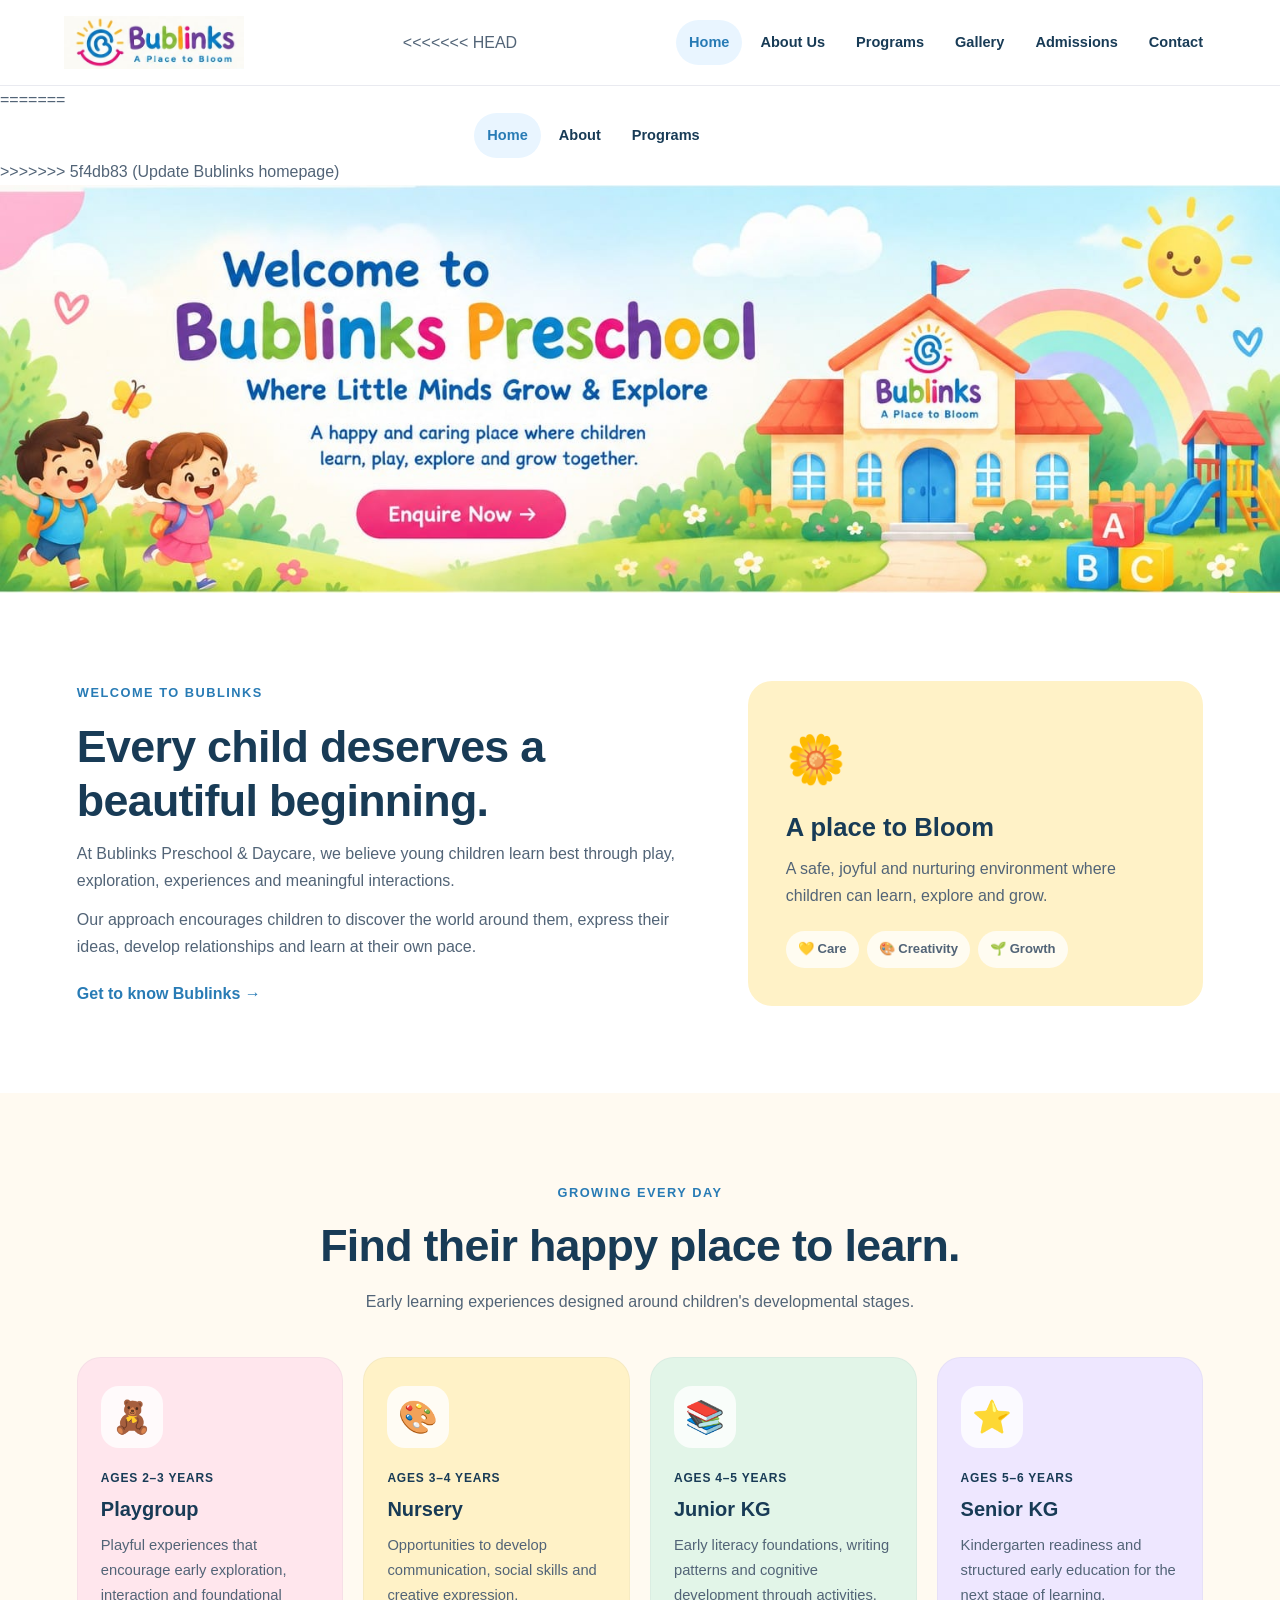
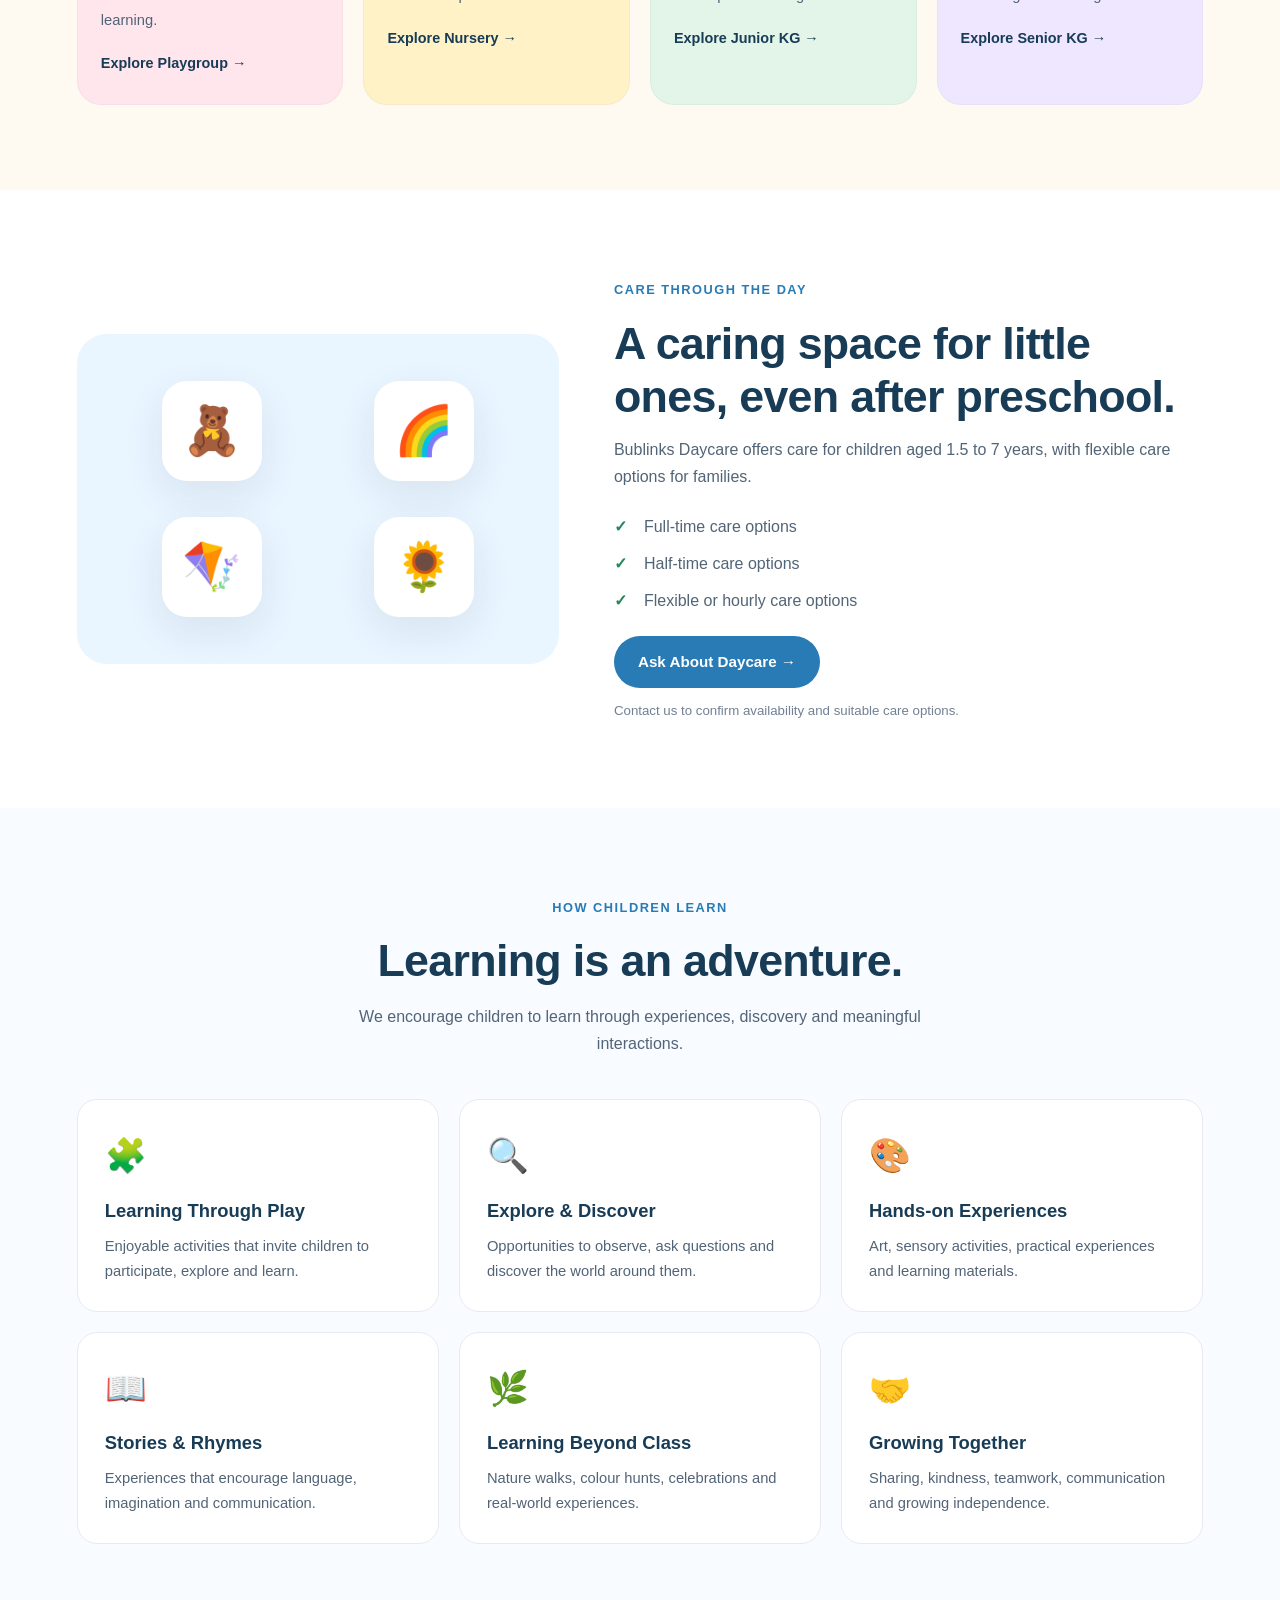
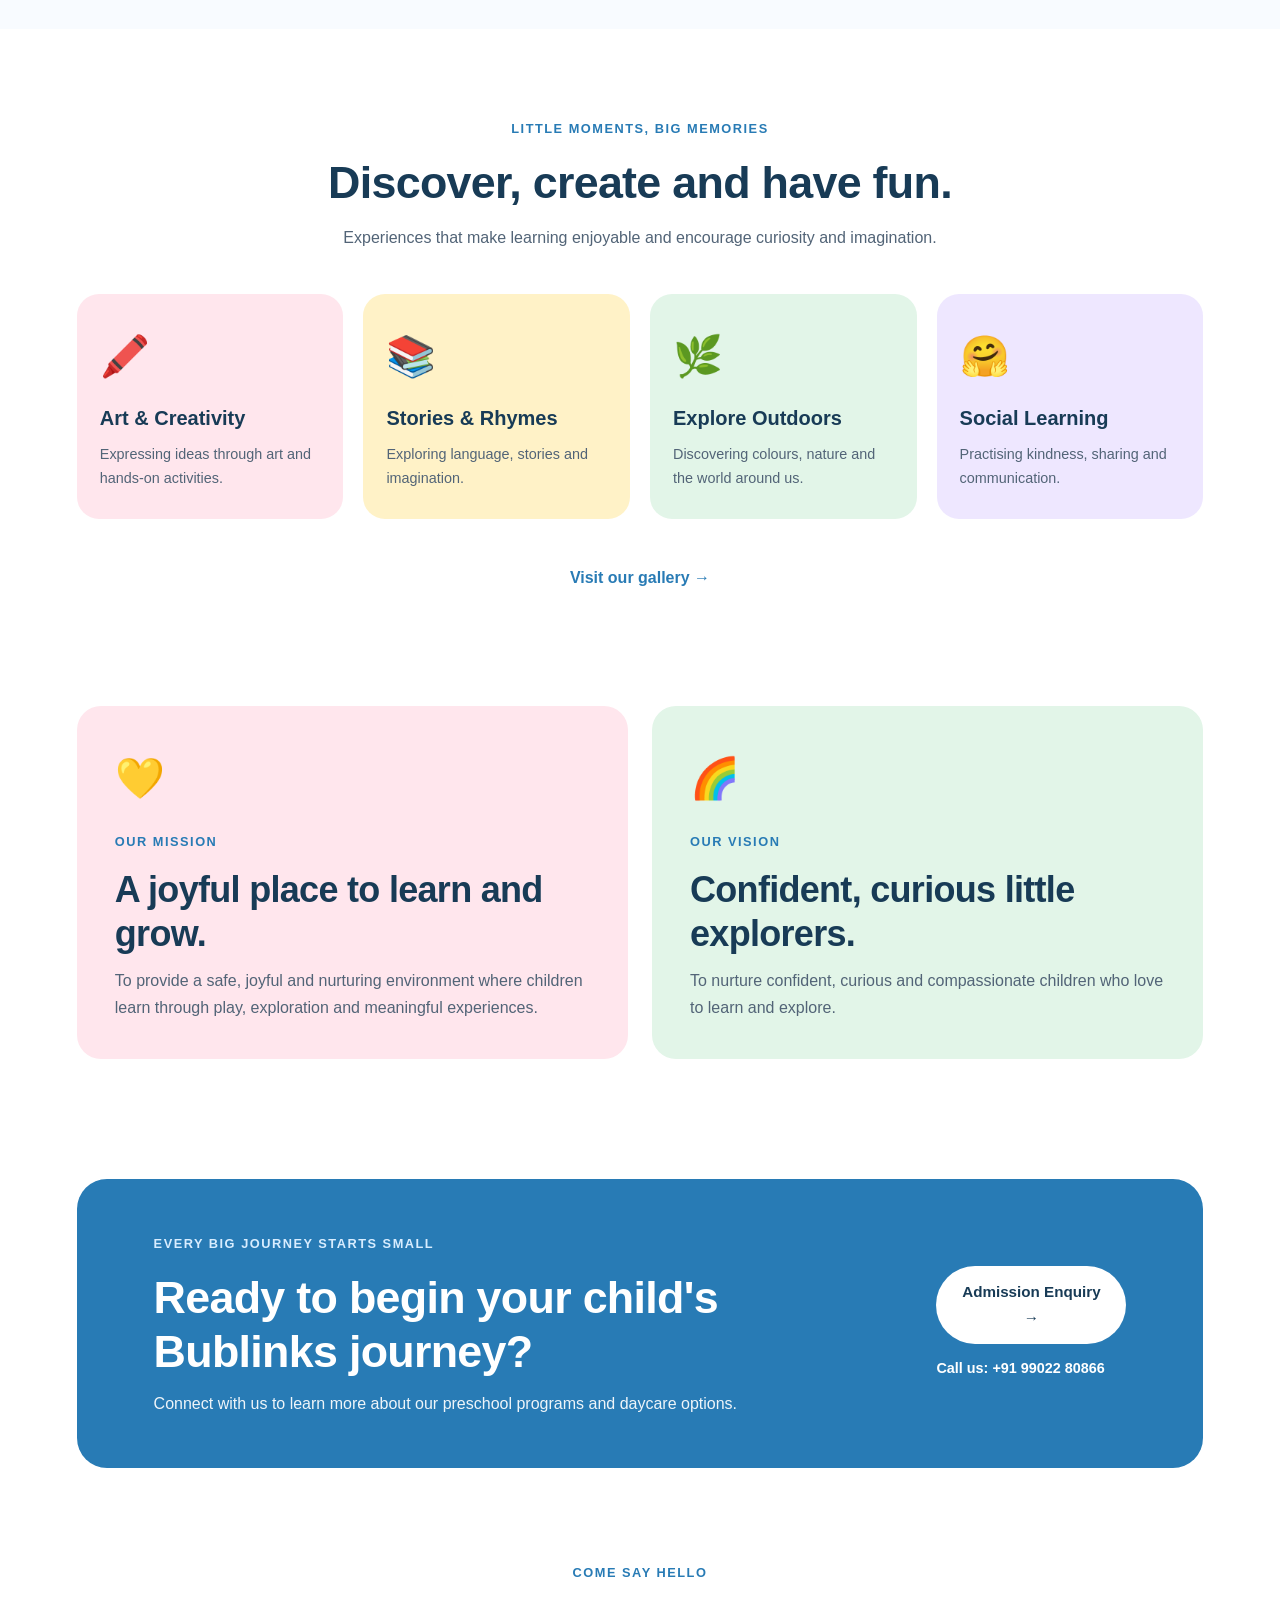
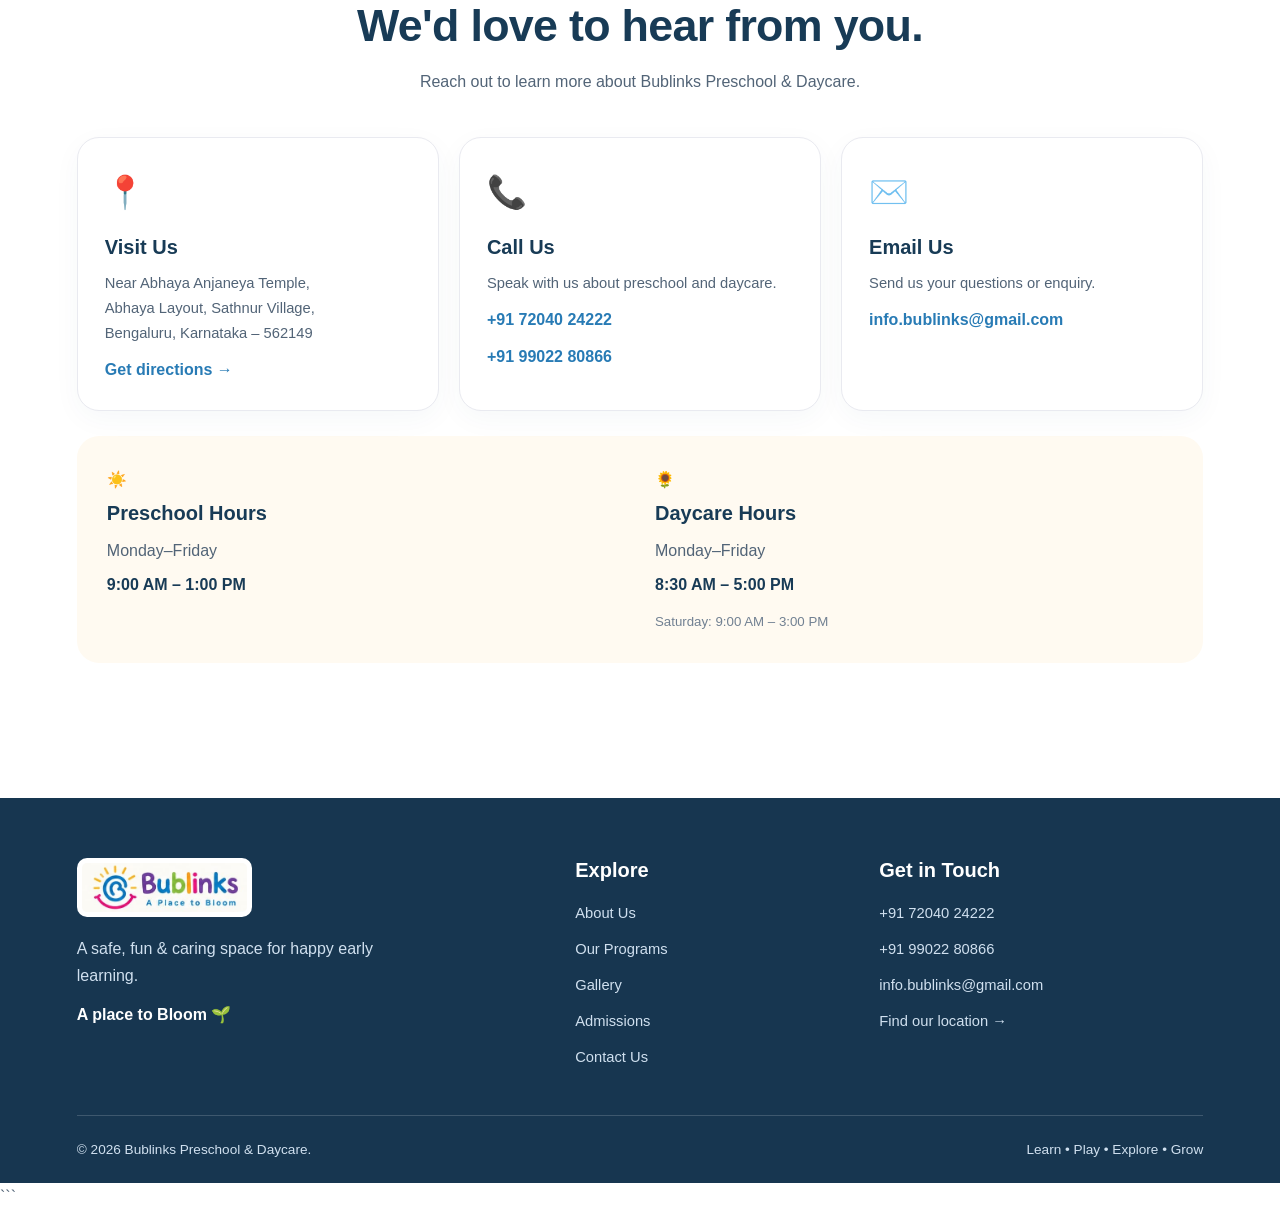
<file: OneDrive/Desktop/my website/bublinks preschool/index.html>
<!DOCTYPE html>
<html lang="en">
<head>

<head>
  <meta charset="UTF-8">
  <meta name="viewport" content="width=device-width, initial-scale=1.0">
  <meta name="theme-color" content="#fffaf1">
  <meta name="description" content="Bublinks Preschool & Daycare in Sathnur, Bengaluru. A safe, fun and caring space for happy early learning.">
  <title>Bublinks Preschool & Daycare | A Place to Bloom</title>
  <link rel="stylesheet" href="style.css">

  <style>
    /* Homepage banner */
    .homepage-banner {
      position: relative !important;
      width: 100%;
      line-height: 0;
    }

    .homepage-banner > img {
      display: block;
      width: 100%;
      height: auto;
    }

    /*
      Invisible link positioned over the pink Enquire Now button.
      Only this rectangle is clickable.
    */
    .homepage-banner .banner-enquire-button {
      position: absolute !important;
      inset: auto !important;

      left: 27.8% !important;
      top: 65.3% !important;
      width: 16.5% !important;
      height: 17% !important;

      display: block !important;
      box-sizing: border-box !important;
      padding: 0 !important;
      margin: 0 !important;
      border: none !important;
      border-radius: 0 !important;

      background: transparent !important;
      color: transparent !important;
      font-size: 0 !important;
      line-height: normal !important;
      transform: none !important;

      z-index: 99999 !important;
      cursor: pointer;
    }

    .homepage-banner .banner-enquire-button:focus-visible {
      outline: 3px solid #333 !important;
      outline-offset: 3px;
    }

    /* Keep the clickable area aligned proportionally on mobile */
    @media (max-width: 600px) {
      .homepage-banner .banner-enquire-button {
        left: 27.8% !important;
        top: 65.3% !important;
        width: 16.5% !important;
        height: 17% !important;
      }
    }
  </style>
</head>

<body>

  <!-- HEADER -->
  <header class="site-header">
    <div class="header-inner">
      <a class="brand" href="index.html" aria-label="Bublinks Home">
        <img src="assets/bublinks-logo.png" alt="Bublinks Preschool & Daycare">
      </a>

      <button
        class="menu-toggle"
        type="button"
        aria-label="Open navigation menu"
        aria-expanded="false">
        ☰
      </button>

<<<<<<< HEAD
      <nav class="nav" aria-label="Main navigation">
        <a class="active" href="index.html" aria-current="page">Home</a>
        <a href="about.html">About Us</a>
        <a href="program.html">Programs</a>
        <a href="gallary.html">Gallery</a>
        <a href="admission.html">Admissions</a>
        <a href="contact.html">Contact</a>
      </nav>
    </div>
  </header>
=======
    <nav class="nav" aria-label="Main navigation">
      <a class="active" href="index.html">Home</a>
      <a href="about.html">About</a>
      <a href="program.html">Programs</a>
      <a href="gallary.html"><programs/a>
      <a href="admission.html"><programs/a>
      <a href="contact.html"><programs/a>
        </nav>
  </div>
</header>
>>>>>>> 5f4db83 (Update Bublinks homepage)

  <main>

    <!-- MAIN HOMEPAGE BANNER -->
    <section class="homepage-banner" aria-label="Welcome to Bublinks Preschool">
      <img
        src="assets/bublinks-hero.png"
        alt="Welcome to Bublinks Preschool — Where Little Minds Grow and Explore">

      <a
        class="banner-enquire-button"
        href="admission.html"
        aria-label="Enquire Now">
      </a>
    </section>

    <!-- WELCOME -->
    <section class="welcome-section section-pad">
      <div class="welcome-copy">
        <span class="eyebrow">WELCOME TO BUBLINKS</span>
        <h2>Every child deserves a beautiful beginning.</h2>

        <p>
          At Bublinks Preschool &amp; Daycare, we believe young children
          learn best through play, exploration, experiences and
          meaningful interactions.
        </p>

        <p>
          Our approach encourages children to discover the world around
          them, express their ideas, develop relationships and learn at
          their own pace.
        </p>

        <a class="text-link" href="about.html">Get to know Bublinks →</a>
      </div>

      <div class="welcome-highlight">
        <div class="highlight-icon">🌼</div>
        <h3>A place to Bloom</h3>

        <p>
          A safe, joyful and nurturing environment where children can
          learn, explore and grow.
        </p>

        <div class="highlight-values">
          <span>💛 Care</span>
          <span>🎨 Creativity</span>
          <span>🌱 Growth</span>
        </div>
      </div>
    </section>

    <!-- PRESCHOOL PROGRAMS -->
    <section class="programs-section section-pad" id="programs">
      <div class="section-heading">
        <span class="eyebrow">GROWING EVERY DAY</span>
        <h2>Find their happy place to learn.</h2>
        <p>Early learning experiences designed around children's developmental stages.</p>
      </div>

      <div class="program-grid">
        <article class="program-card pink">
          <div class="program-icon">🧸</div>
          <span class="program-age">AGES 2–3 YEARS</span>
          <h3>Playgroup</h3>
          <p>Playful experiences that encourage early exploration, interaction and foundational learning.</p>
          <a href="program.html">Explore Playgroup →</a>
        </article>

        <article class="program-card yellow">
          <div class="program-icon">🎨</div>
          <span class="program-age">AGES 3–4 YEARS</span>
          <h3>Nursery</h3>
          <p>Opportunities to develop communication, social skills and creative expression.</p>
          <a href="program.html">Explore Nursery →</a>
        </article>

        <article class="program-card green">
          <div class="program-icon">📚</div>
          <span class="program-age">AGES 4–5 YEARS</span>
          <h3>Junior KG</h3>
          <p>Early literacy foundations, writing patterns and cognitive development through activities.</p>
          <a href="program.html">Explore Junior KG →</a>
        </article>

        <article class="program-card purple">
          <div class="program-icon">⭐</div>
          <span class="program-age">AGES 5–6 YEARS</span>
          <h3>Senior KG</h3>
          <p>Kindergarten readiness and structured early education for the next stage of learning.</p>
          <a href="program.html">Explore Senior KG →</a>
        </article>
      </div>
    </section>

    <!-- DAYCARE -->
    <section class="daycare-section section-pad">
      <div class="daycare-visual">
        <div class="daycare-illustration" aria-hidden="true">
          <span>🧸</span>
          <span>🌈</span>
          <span>🪁</span>
          <span>🌻</span>
        </div>
      </div>

      <div class="daycare-copy">
        <span class="eyebrow">CARE THROUGH THE DAY</span>
        <h2>A caring space for little ones, even after preschool.</h2>

        <p>
          Bublinks Daycare offers care for children aged 1.5 to 7 years,
          with flexible care options for families.
        </p>

        <ul class="check-list">
          <li>Full-time care options</li>
          <li>Half-time care options</li>
          <li>Flexible or hourly care options</li>
        </ul>

        <a class="btn btn-primary" href="contact.html">Ask About Daycare →</a>
        <p class="small-note">Contact us to confirm availability and suitable care options.</p>
      </div>
    </section>

    <!-- LEARNING APPROACH -->
    <section class="learning-section section-pad">
      <div class="section-heading">
        <span class="eyebrow">HOW CHILDREN LEARN</span>
        <h2>Learning is an adventure.</h2>
        <p>We encourage children to learn through experiences, discovery and meaningful interactions.</p>
      </div>

      <div class="learning-grid">
        <article class="learning-card">
          <span class="learning-icon">🧩</span>
          <h3>Learning Through Play</h3>
          <p>Enjoyable activities that invite children to participate, explore and learn.</p>
        </article>

        <article class="learning-card">
          <span class="learning-icon">🔍</span>
          <h3>Explore &amp; Discover</h3>
          <p>Opportunities to observe, ask questions and discover the world around them.</p>
        </article>

        <article class="learning-card">
          <span class="learning-icon">🎨</span>
          <h3>Hands-on Experiences</h3>
          <p>Art, sensory activities, practical experiences and learning materials.</p>
        </article>

        <article class="learning-card">
          <span class="learning-icon">📖</span>
          <h3>Stories &amp; Rhymes</h3>
          <p>Experiences that encourage language, imagination and communication.</p>
        </article>

        <article class="learning-card">
          <span class="learning-icon">🌿</span>
          <h3>Learning Beyond Class</h3>
          <p>Nature walks, colour hunts, celebrations and real-world experiences.</p>
        </article>

        <article class="learning-card">
          <span class="learning-icon">🤝</span>
          <h3>Growing Together</h3>
          <p>Sharing, kindness, teamwork, communication and growing independence.</p>
        </article>
      </div>
    </section>

    <!-- ACTIVITIES -->
    <section class="activities-section section-pad">
      <div class="section-heading">
        <span class="eyebrow">LITTLE MOMENTS, BIG MEMORIES</span>
        <h2>Discover, create and have fun.</h2>
        <p>Experiences that make learning enjoyable and encourage curiosity and imagination.</p>
      </div>

      <div class="activity-grid">
        <article class="activity-card activity-pink">
          <span>🖍️</span>
          <h3>Art &amp; Creativity</h3>
          <p>Expressing ideas through art and hands-on activities.</p>
        </article>

        <article class="activity-card activity-yellow">
          <span>📚</span>
          <h3>Stories &amp; Rhymes</h3>
          <p>Exploring language, stories and imagination.</p>
        </article>

        <article class="activity-card activity-green">
          <span>🌿</span>
          <h3>Explore Outdoors</h3>
          <p>Discovering colours, nature and the world around us.</p>
        </article>

        <article class="activity-card activity-purple">
          <span>🤗</span>
          <h3>Social Learning</h3>
          <p>Practising kindness, sharing and communication.</p>
        </article>
      </div>

      <div class="center-action">
        <a class="text-link" href="gallary.html">Visit our gallery →</a>
      </div>
    </section>

    <!-- MISSION AND VISION -->
    <section class="purpose-section section-pad">
      <div class="purpose-card mission-card">
        <span class="purpose-icon">💛</span>
        <span class="eyebrow">OUR MISSION</span>
        <h2>A joyful place to learn and grow.</h2>
        <p>
          To provide a safe, joyful and nurturing environment where
          children learn through play, exploration and meaningful experiences.
        </p>
      </div>

      <div class="purpose-card vision-card">
        <span class="purpose-icon">🌈</span>
        <span class="eyebrow">OUR VISION</span>
        <h2>Confident, curious little explorers.</h2>
        <p>
          To nurture confident, curious and compassionate children who
          love to learn and explore.
        </p>
      </div>
    </section>

    <!-- ADMISSIONS CTA -->
    <section class="admission-cta section-pad">
      <div>
        <span class="eyebrow">EVERY BIG JOURNEY STARTS SMALL</span>
        <h2>Ready to begin your child's Bublinks journey?</h2>
        <p>Connect with us to learn more about our preschool programs and daycare options.</p>
      </div>

      <div class="cta-actions">
        <a class="btn btn-light" href="admission.html">Admission Enquiry →</a>
        <a class="cta-phone" href="tel:+919902280866">Call us: +91 99022 80866</a>
      </div>
    </section>

    <!-- CONTACT -->
    <section class="contact-section section-pad">
      <div class="section-heading">
        <span class="eyebrow">COME SAY HELLO</span>
        <h2>We'd love to hear from you.</h2>
        <p>Reach out to learn more about Bublinks Preschool &amp; Daycare.</p>
      </div>

      <div class="contact-grid">
        <article class="contact-card">
          <span>📍</span>
          <h3>Visit Us</h3>
          <p>
            Near Abhaya Anjaneya Temple,<br>
            Abhaya Layout, Sathnur Village,<br>
            Bengaluru, Karnataka – 562149
          </p>
          <a href="https://maps.app.goo.gl/c1aE46ws13sEQcDp6?g_st=ac" target="_blank" rel="noopener noreferrer">Get directions →</a>
        </article>

        <article class="contact-card">
          <span>📞</span>
          <h3>Call Us</h3>
          <p>Speak with us about preschool and daycare.</p>
          <a href="tel:+917204024222">+91 72040 24222</a>
          <a href="tel:+919902280866">+91 99022 80866</a>
        </article>

        <article class="contact-card">
          <span>✉️</span>
          <h3>Email Us</h3>
          <p>Send us your questions or enquiry.</p>
          <a href="mailto:info.bublinks@gmail.com">info.bublinks@gmail.com</a>
        </article>
      </div>

      <div class="hours-panel">
        <div>
          <span>☀️</span>
          <h3>Preschool Hours</h3>
          <p>Monday–Friday</p>
          <strong>9:00 AM – 1:00 PM</strong>
        </div>

        <div>
          <span>🌻</span>
          <h3>Daycare Hours</h3>
          <p>Monday–Friday</p>
          <strong>8:30 AM – 5:00 PM</strong>
          <p class="small-note">Saturday: 9:00 AM – 3:00 PM</p>
        </div>
      </div>
    </section>

  </main>

  <!-- FOOTER -->
  <footer class="site-footer">
    <div class="footer-main">

      <div class="footer-brand">
        <a href="index.html" aria-label="Bublinks Home">
          <img src="assets/bublinks-logo.png" alt="Bublinks Preschool & Daycare">
        </a>
        <p>A safe, fun &amp; caring space for happy early learning.</p>
        <strong>A place to Bloom 🌱</strong>
      </div>

      <div class="footer-links">
        <h3>Explore</h3>
        <a href="about.html">About Us</a>
        <a href="program.html">Our Programs</a>
        <a href="gallary.html">Gallery</a>
        <a href="admission.html">Admissions</a>
        <a href="contact.html">Contact Us</a>
      </div>

      <div class="footer-links">
        <h3>Get in Touch</h3>
        <a href="tel:+917204024222">+91 72040 24222</a>
        <a href="tel:+919902280866">+91 99022 80866</a>
        <a href="mailto:info.bublinks@gmail.com">info.bublinks@gmail.com</a>
        <a href="https://maps.app.goo.gl/c1aE46ws13sEQcDp6?g_st=ac" target="_blank" rel="noopener noreferrer">Find our location →</a>
      </div>

    </div>

    <div class="footer-bottom">
      <p>© <span id="current-year">2026</span> Bublinks Preschool &amp; Daycare.</p>
      <p>Learn • Play • Explore • Grow</p>
    </div>
  </footer>

  <script src="script.js"></script>
</body>

</html>
```
</file>
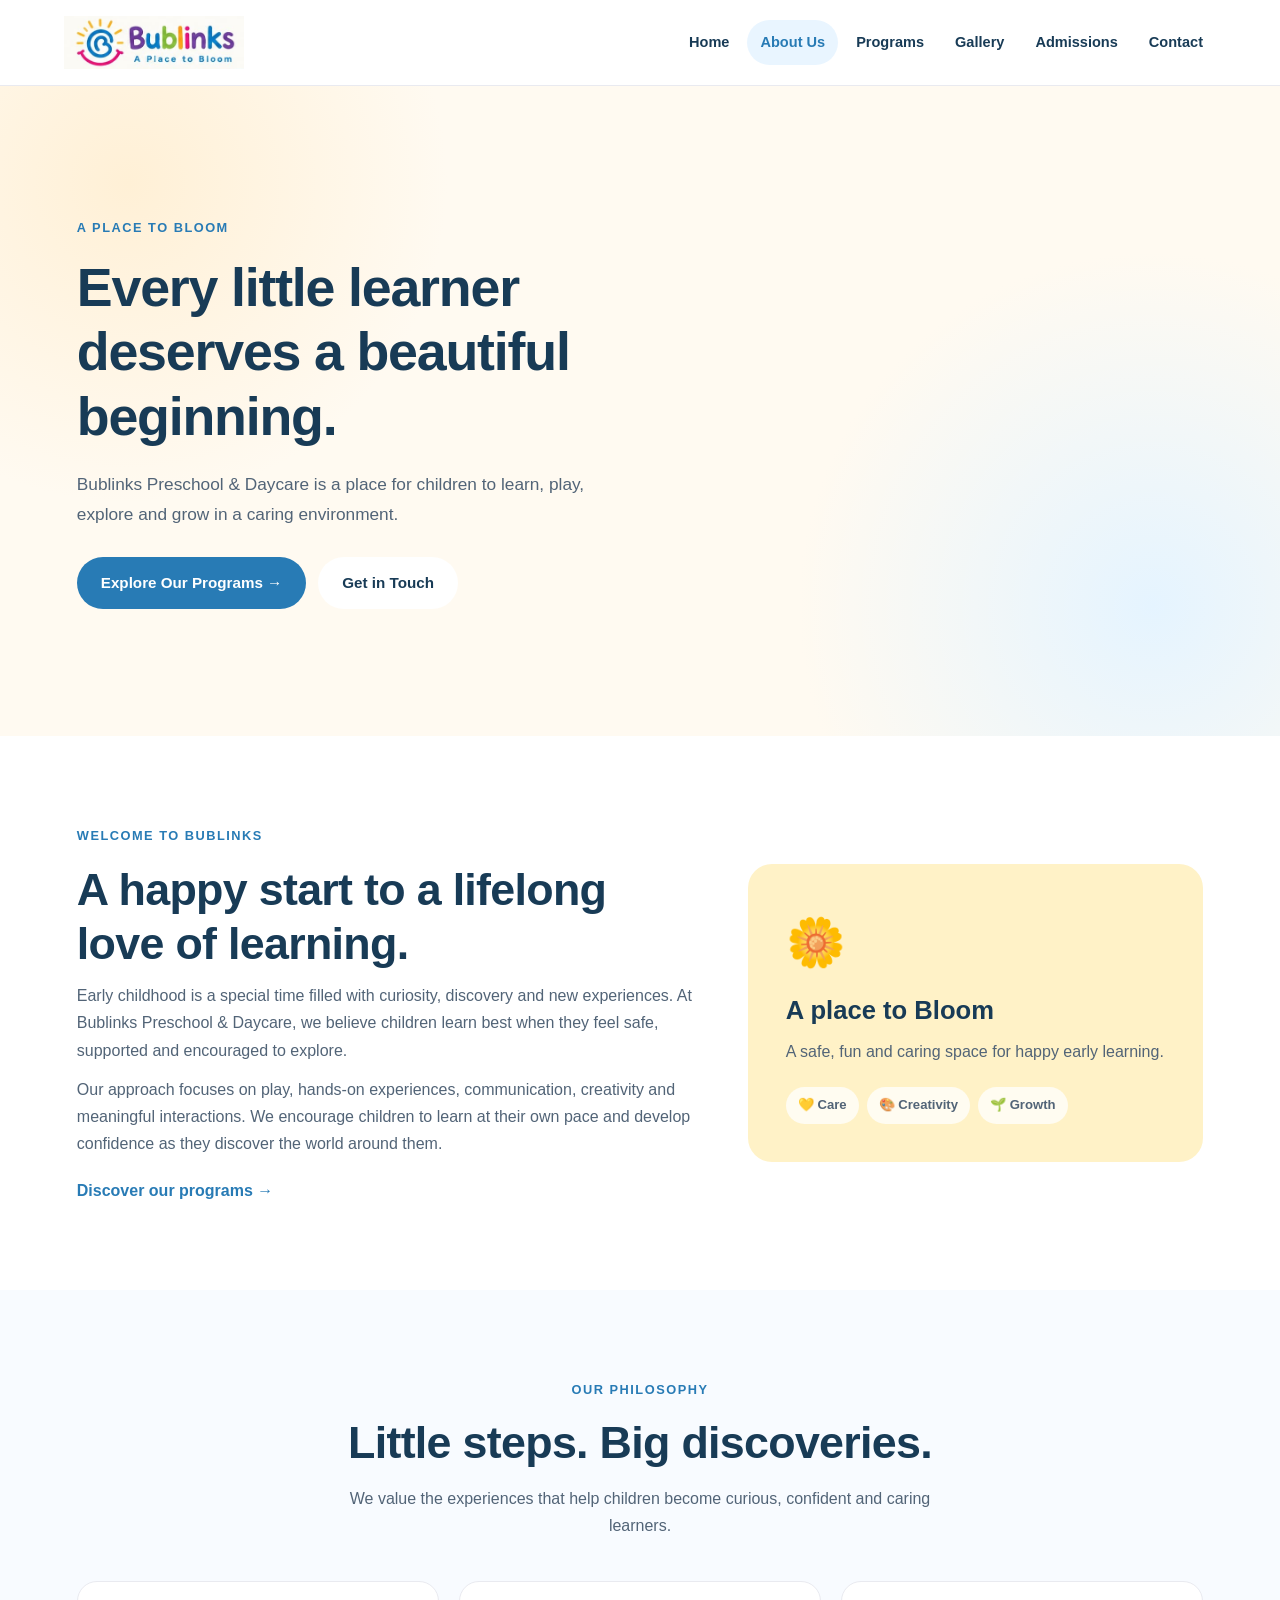
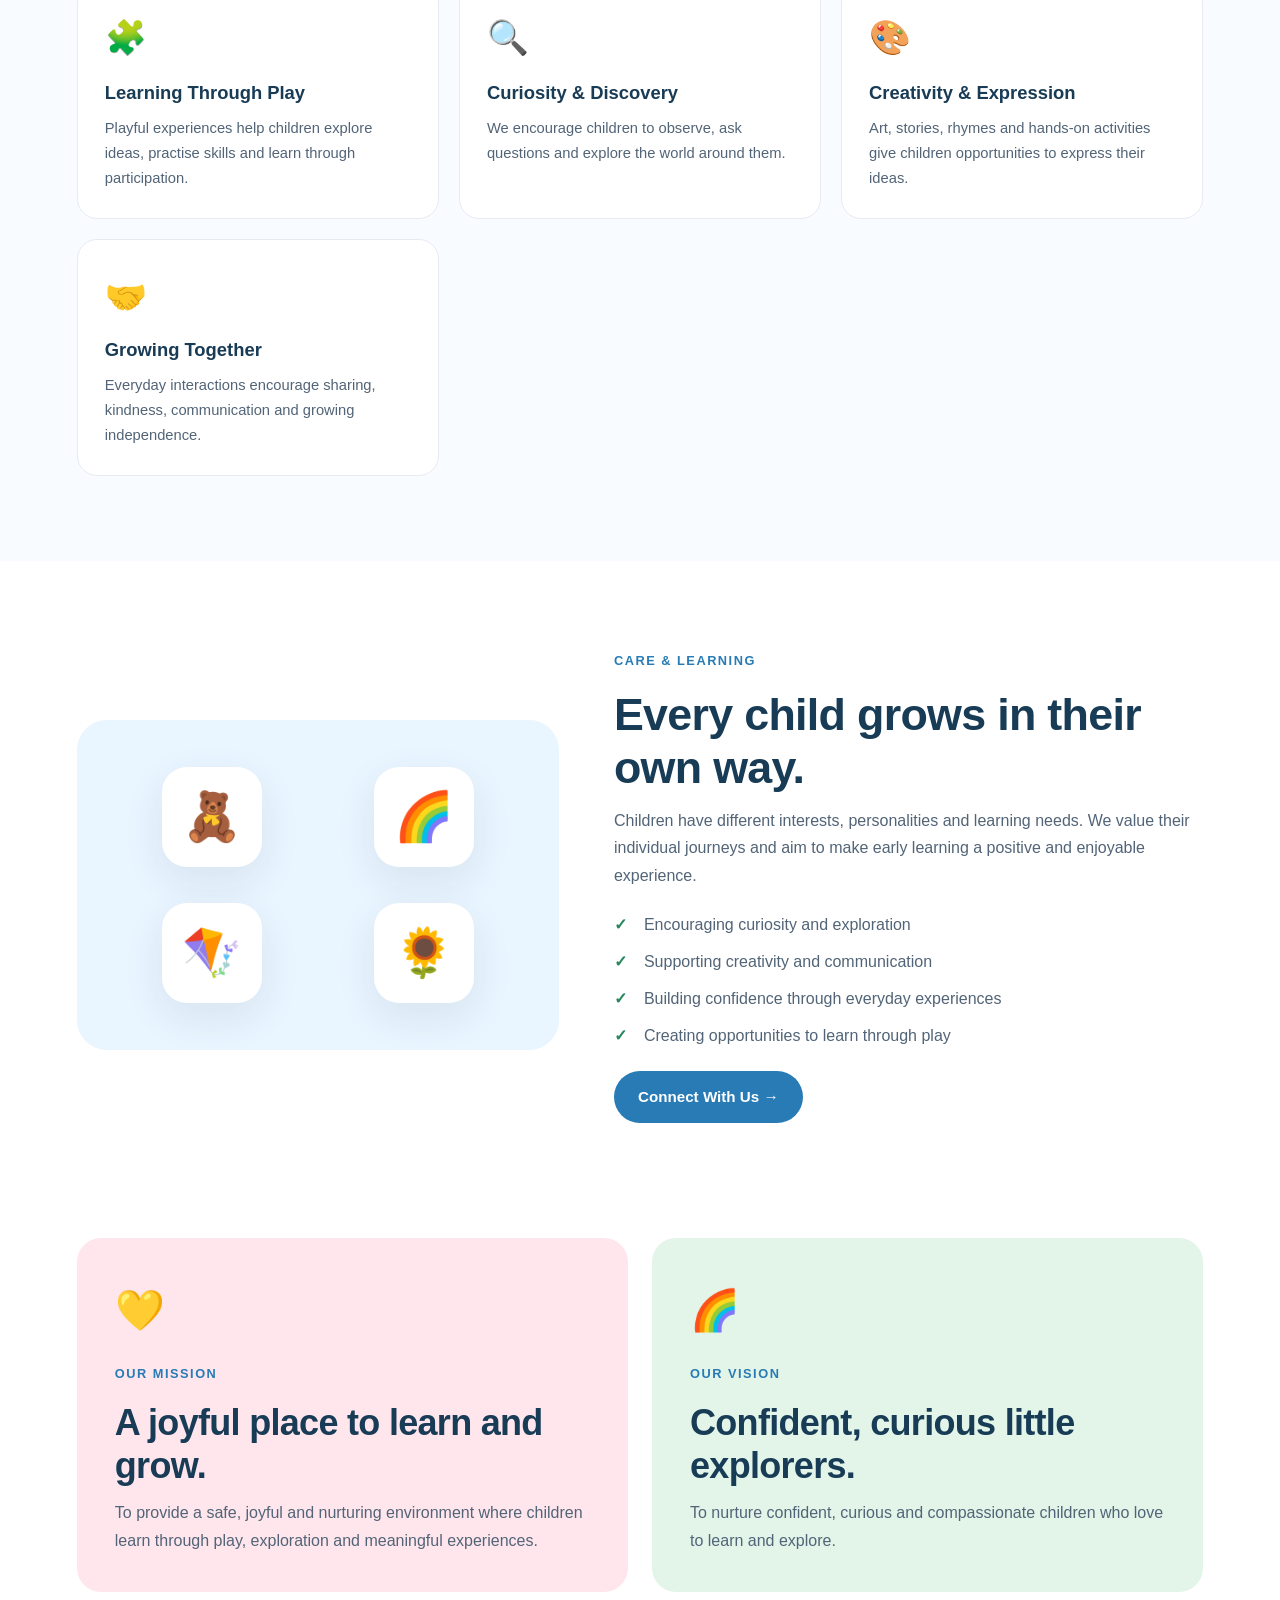
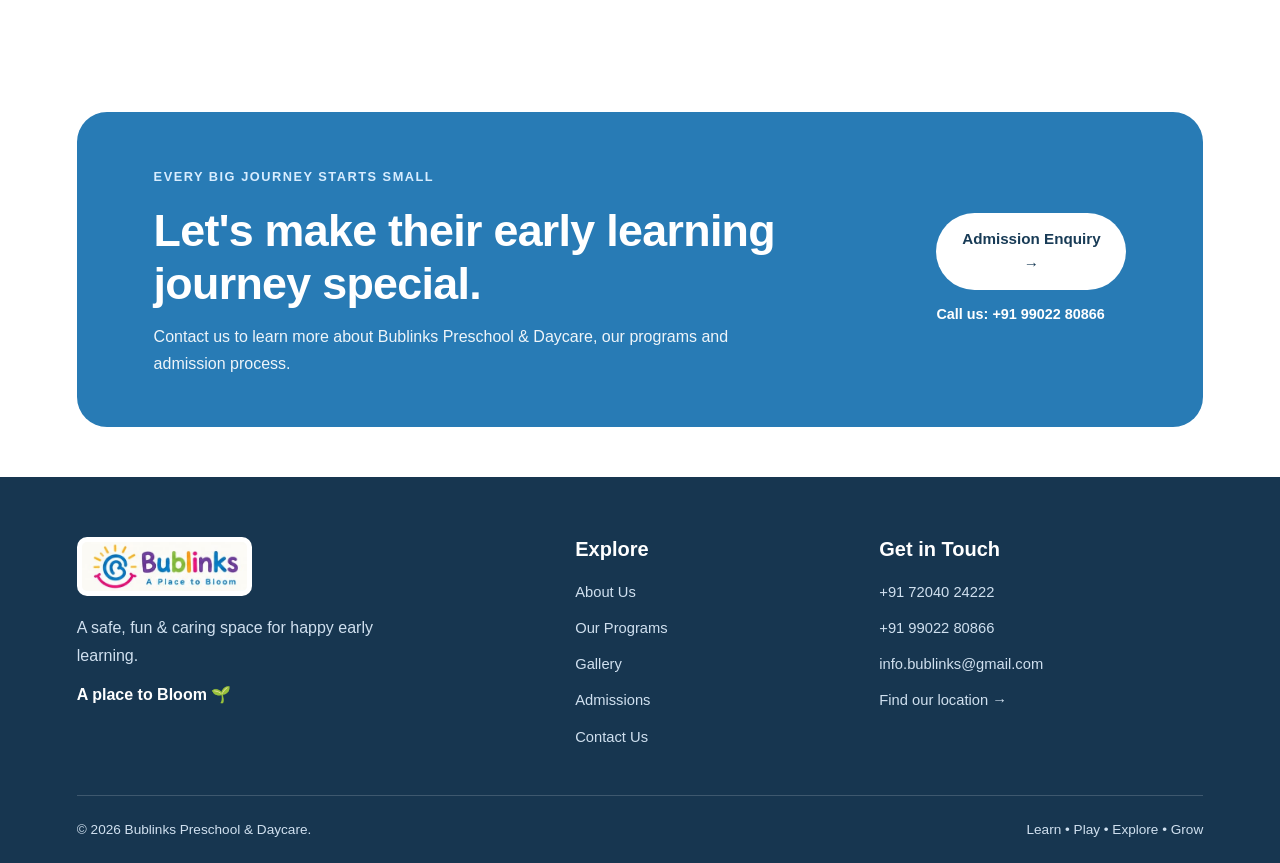
<file: OneDrive/Desktop/my website/bublinks preschool/about.html>
<!DOCTYPE html>
<html lang="en">

<head>
  <meta charset="UTF-8">
  <meta name="viewport" content="width=device-width, initial-scale=1.0">
  <meta name="theme-color" content="#fffaf1">
  <meta name="description" content="Learn about Bublinks Preschool & Daycare, our child-centred learning approach, mission and vision in Sathnur, Bengaluru.">

  <title>About Us | Bublinks Preschool & Daycare</title>

  <link rel="stylesheet" href="style.css">
</head>

<body>

  <!-- HEADER -->
  <header class="site-header">
    <div class="header-inner">

      <a class="brand" href="index.html" aria-label="Bublinks Home">
        <img src="assets/bublinks-logo.png" alt="Bublinks Preschool & Daycare">
      </a>

      <button
        class="menu-toggle"
        type="button"
        aria-label="Open navigation menu"
        aria-expanded="false">
        ☰
      </button>

      <nav class="nav" aria-label="Main navigation">
        <a href="index.html">Home</a>
        <a class="active" href="about.html" aria-current="page">About Us</a>
        <a href="program.html">Programs</a>
        <a href="gallary.html">Gallery</a>
        <a href="admission.html">Admissions</a>
        <a href="contact.html">Contact</a>
      </nav>

    </div>
  </header>

  <main>

    <!-- ABOUT HERO -->
    <section class="hero about-hero">
      <div class="hero-content">
        <span class="eyebrow">A PLACE TO BLOOM</span>

        <h1>Every little learner deserves a beautiful beginning.</h1>

        <p>
          Bublinks Preschool &amp; Daycare is a place for children to
          learn, play, explore and grow in a caring environment.
        </p>

        <div class="hero-actions">
          <a class="btn btn-primary" href="program.html">
            Explore Our Programs →
          </a>

          <a class="btn btn-light" href="contact.html">
            Get in Touch
          </a>
        </div>
      </div>
    </section>

    <!-- WELCOME -->
    <section class="welcome-section section-pad">

      <div class="welcome-copy">
        <span class="eyebrow">WELCOME TO BUBLINKS</span>

        <h2>A happy start to a lifelong love of learning.</h2>

        <p>
          Early childhood is a special time filled with curiosity,
          discovery and new experiences. At Bublinks Preschool &amp;
          Daycare, we believe children learn best when they feel safe,
          supported and encouraged to explore.
        </p>

        <p>
          Our approach focuses on play, hands-on experiences,
          communication, creativity and meaningful interactions.
          We encourage children to learn at their own pace and
          develop confidence as they discover the world around them.
        </p>

        <a class="text-link" href="program.html">
          Discover our programs →
        </a>
      </div>

      <div class="welcome-highlight">
        <div class="highlight-icon">🌼</div>

        <h3>A place to Bloom</h3>

        <p>
          A safe, fun and caring space for happy early learning.
        </p>

        <div class="highlight-values">
          <span>💛 Care</span>
          <span>🎨 Creativity</span>
          <span>🌱 Growth</span>
        </div>
      </div>

    </section>

    <!-- OUR PHILOSOPHY -->
    <section class="learning-section section-pad">

      <div class="section-heading">
        <span class="eyebrow">OUR PHILOSOPHY</span>

        <h2>Little steps. Big discoveries.</h2>

        <p>
          We value the experiences that help children become curious,
          confident and caring learners.
        </p>
      </div>

      <div class="learning-grid">

        <article class="learning-card">
          <span class="learning-icon">🧩</span>

          <h3>Learning Through Play</h3>

          <p>
            Playful experiences help children explore ideas,
            practise skills and learn through participation.
          </p>
        </article>

        <article class="learning-card">
          <span class="learning-icon">🔍</span>

          <h3>Curiosity &amp; Discovery</h3>

          <p>
            We encourage children to observe, ask questions and
            explore the world around them.
          </p>
        </article>

        <article class="learning-card">
          <span class="learning-icon">🎨</span>

          <h3>Creativity &amp; Expression</h3>

          <p>
            Art, stories, rhymes and hands-on activities give
            children opportunities to express their ideas.
          </p>
        </article>

        <article class="learning-card">
          <span class="learning-icon">🤝</span>

          <h3>Growing Together</h3>

          <p>
            Everyday interactions encourage sharing, kindness,
            communication and growing independence.
          </p>
        </article>

      </div>
    </section>

    <!-- OUR COMMITMENT -->
    <section class="daycare-section section-pad">

      <div class="daycare-visual">
        <div class="daycare-illustration" aria-hidden="true">
          <span>🧸</span>
          <span>🌈</span>
          <span>🪁</span>
          <span>🌻</span>
        </div>
      </div>

      <div class="daycare-copy">
        <span class="eyebrow">CARE &amp; LEARNING</span>

        <h2>Every child grows in their own way.</h2>

        <p>
          Children have different interests, personalities and
          learning needs. We value their individual journeys and
          aim to make early learning a positive and enjoyable
          experience.
        </p>

        <ul class="check-list">
          <li>Encouraging curiosity and exploration</li>
          <li>Supporting creativity and communication</li>
          <li>Building confidence through everyday experiences</li>
          <li>Creating opportunities to learn through play</li>
        </ul>

        <a class="btn btn-primary" href="contact.html">
          Connect With Us →
        </a>
      </div>

    </section>

    <!-- MISSION AND VISION -->
    <section class="purpose-section section-pad">

      <div class="purpose-card mission-card">
        <span class="purpose-icon">💛</span>
        <span class="eyebrow">OUR MISSION</span>

        <h2>A joyful place to learn and grow.</h2>

        <p>
          To provide a safe, joyful and nurturing environment where
          children learn through play, exploration and meaningful
          experiences.
        </p>
      </div>

      <div class="purpose-card vision-card">
        <span class="purpose-icon">🌈</span>
        <span class="eyebrow">OUR VISION</span>

        <h2>Confident, curious little explorers.</h2>

        <p>
          To nurture confident, curious and compassionate children
          who love to learn and explore.
        </p>
      </div>

    </section>

    <!-- ADMISSIONS CTA -->
    <section class="admission-cta section-pad">

      <div>
        <span class="eyebrow">EVERY BIG JOURNEY STARTS SMALL</span>

        <h2>Let's make their early learning journey special.</h2>

        <p>
          Contact us to learn more about Bublinks Preschool &amp;
          Daycare, our programs and admission process.
        </p>
      </div>

      <div class="cta-actions">
        <a class="btn btn-light" href="admission.html">
          Admission Enquiry →
        </a>

        <a class="cta-phone" href="tel:+919902280866">
          Call us: +91 99022 80866
        </a>
      </div>

    </section>

  </main>

  <!-- FOOTER -->
  <footer class="site-footer">

    <div class="footer-main">

      <div class="footer-brand">
        <a href="index.html" aria-label="Bublinks Home">
          <img src="assets/bublinks-logo.png" alt="Bublinks Preschool & Daycare">
        </a>

        <p>A safe, fun &amp; caring space for happy early learning.</p>

        <strong>A place to Bloom 🌱</strong>
      </div>

      <div class="footer-links">
        <h3>Explore</h3>

        <a href="about.html">About Us</a>
        <a href="program.html">Our Programs</a>
        <a href="gallary.html">Gallery</a>
        <a href="admission.html">Admissions</a>
        <a href="contact.html">Contact Us</a>
      </div>

      <div class="footer-links">
        <h3>Get in Touch</h3>

        <a href="tel:+917204024222">+91 72040 24222</a>
        <a href="tel:+919902280866">+91 99022 80866</a>

        <a href="mailto:info.bublinks@gmail.com">
          info.bublinks@gmail.com
        </a>

        <a
          href="https://maps.app.goo.gl/c1aE46ws13sEQcDp6?g_st=ac"
          target="_blank"
          rel="noopener noreferrer">
          Find our location →
        </a>
      </div>

    </div>

    <div class="footer-bottom">
      <p>
        © <span id="current-year">2026</span>
        Bublinks Preschool &amp; Daycare.
      </p>

      <p>Learn • Play • Explore • Grow</p>
    </div>

  </footer>

  <script src="script.js"></script>

</body>
</html>
</file>
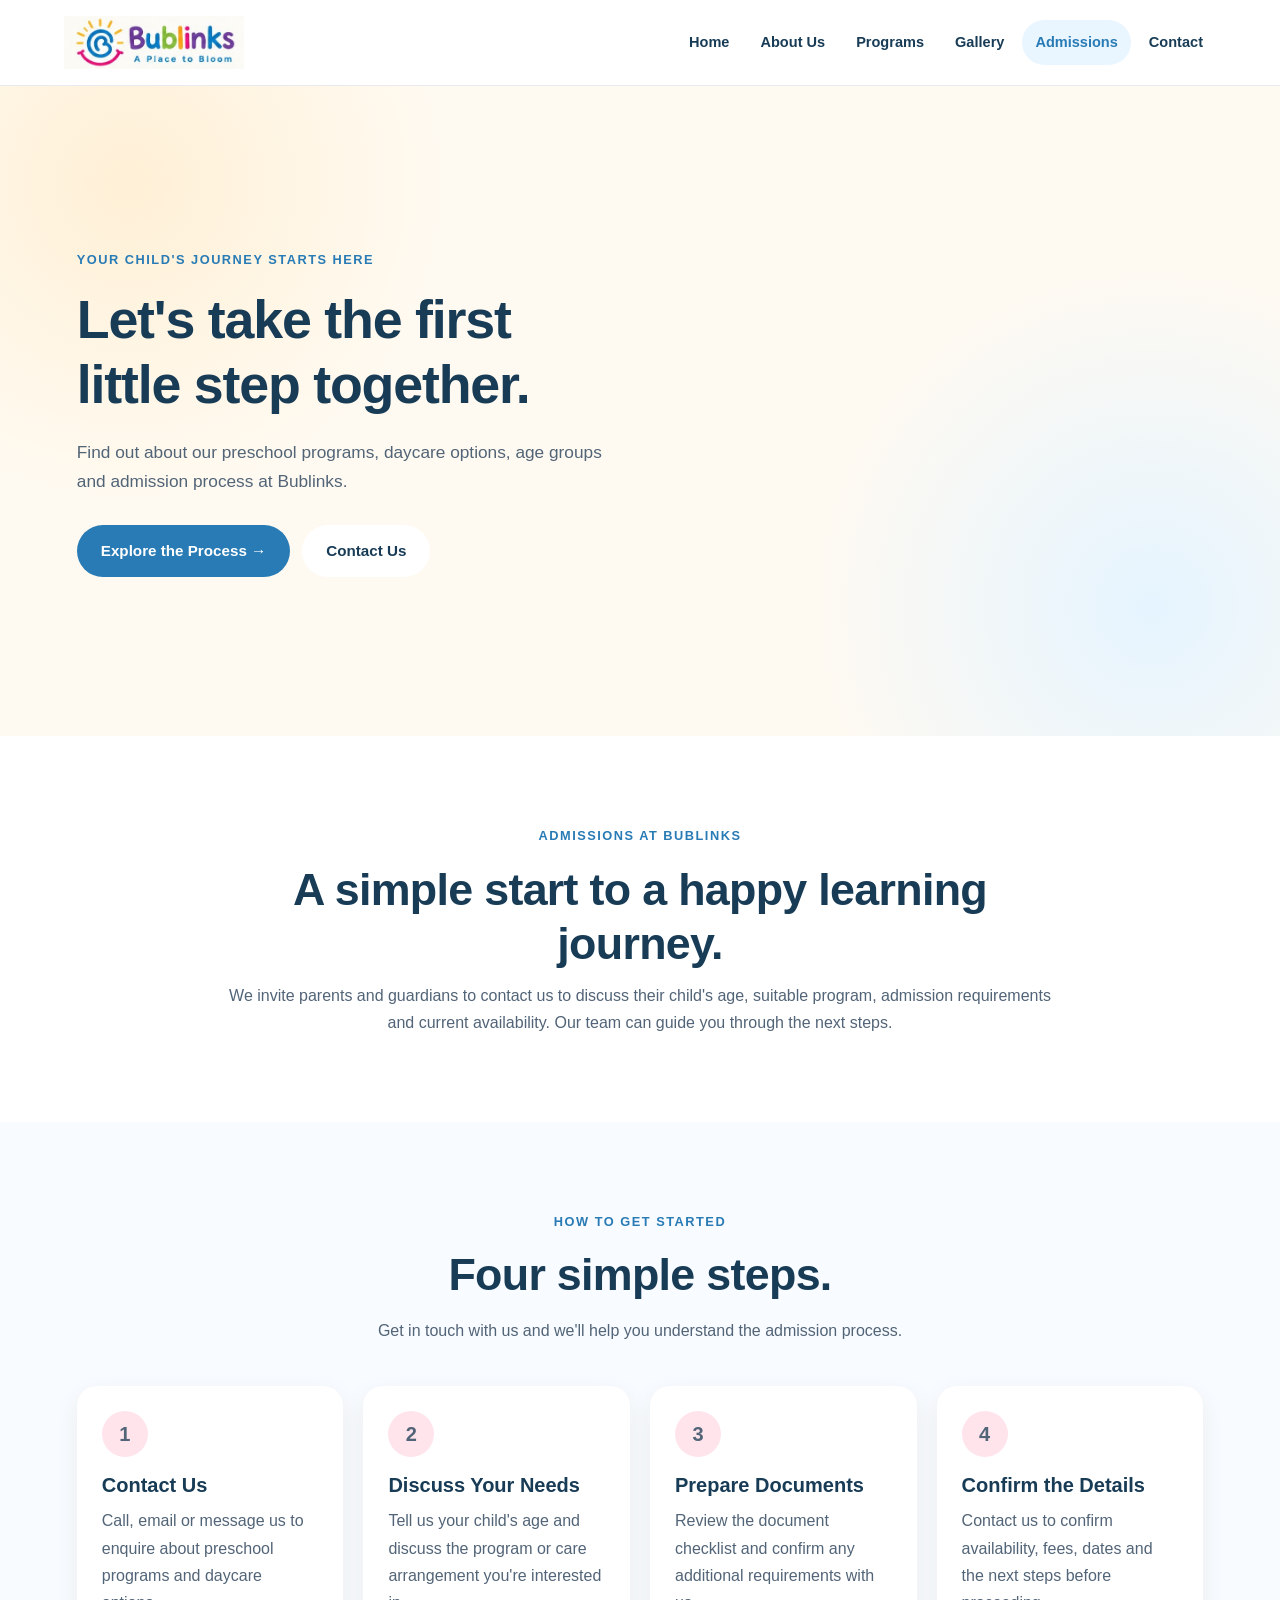
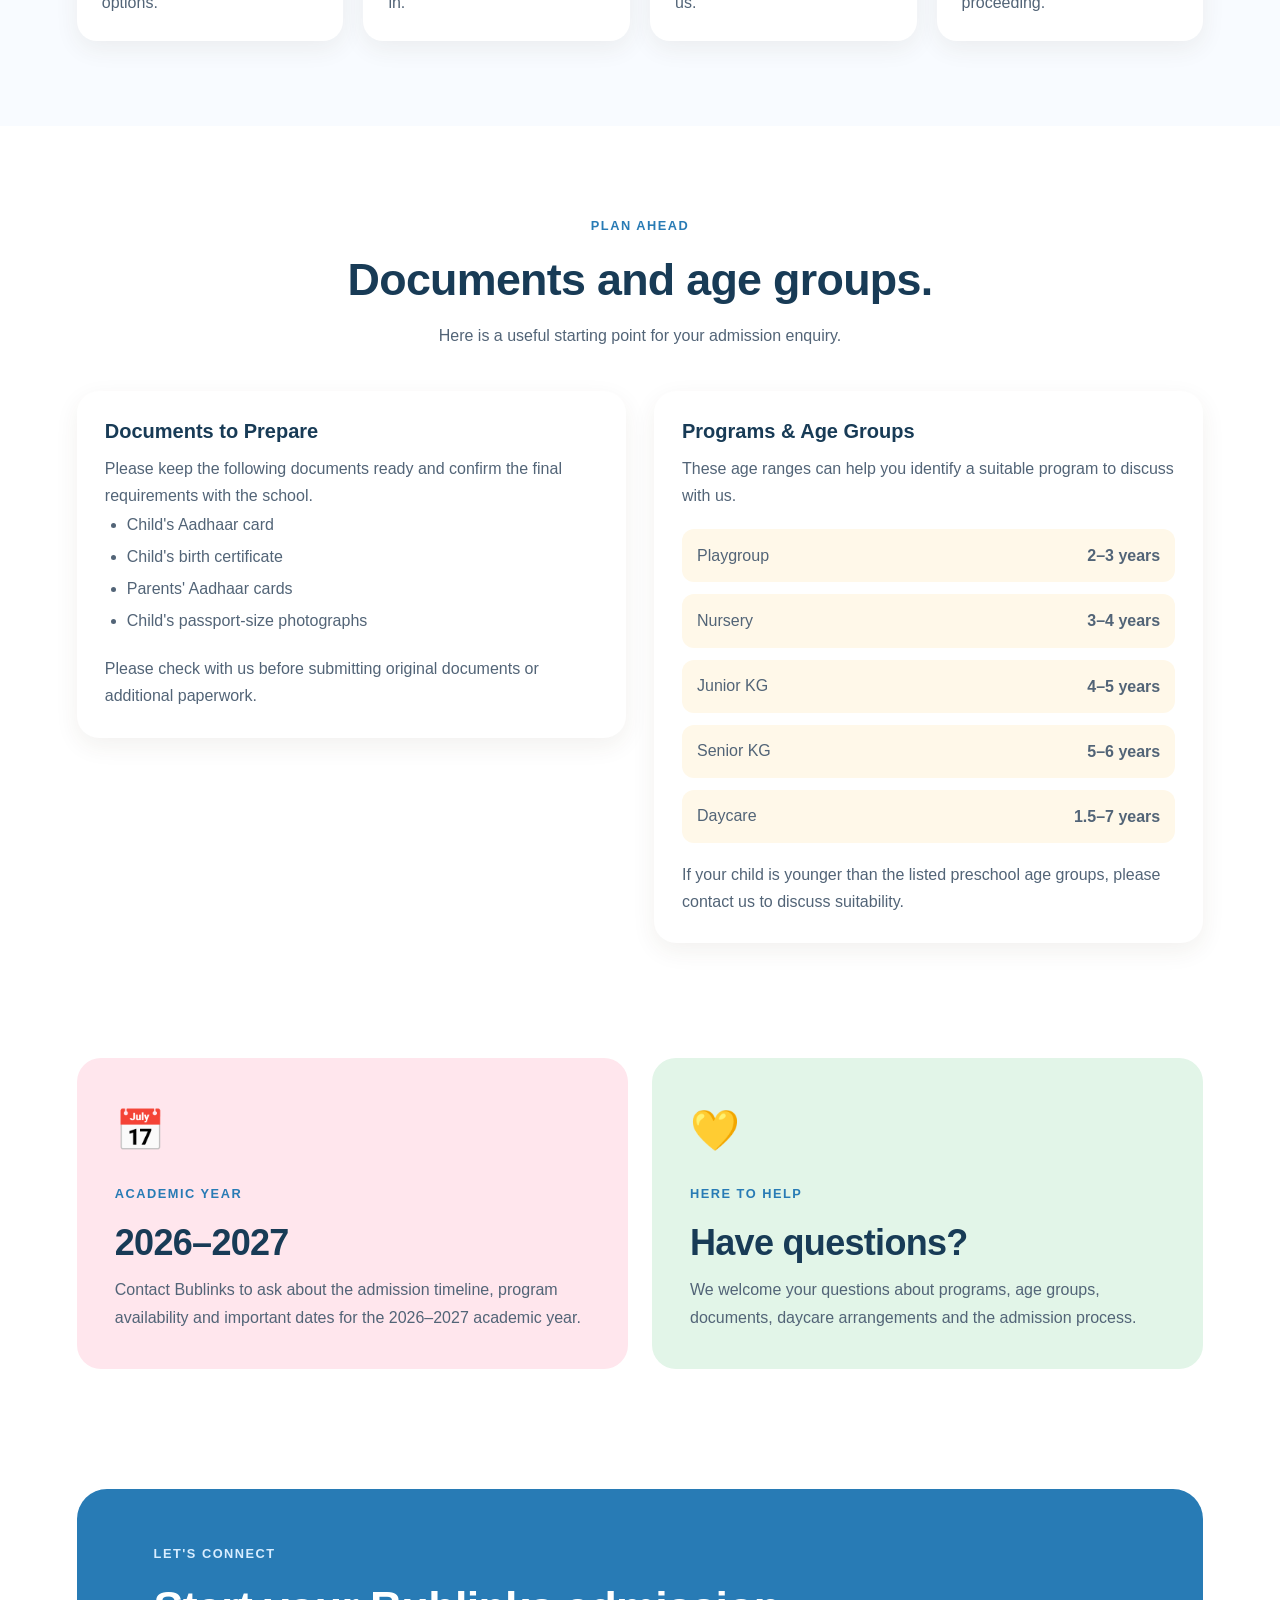
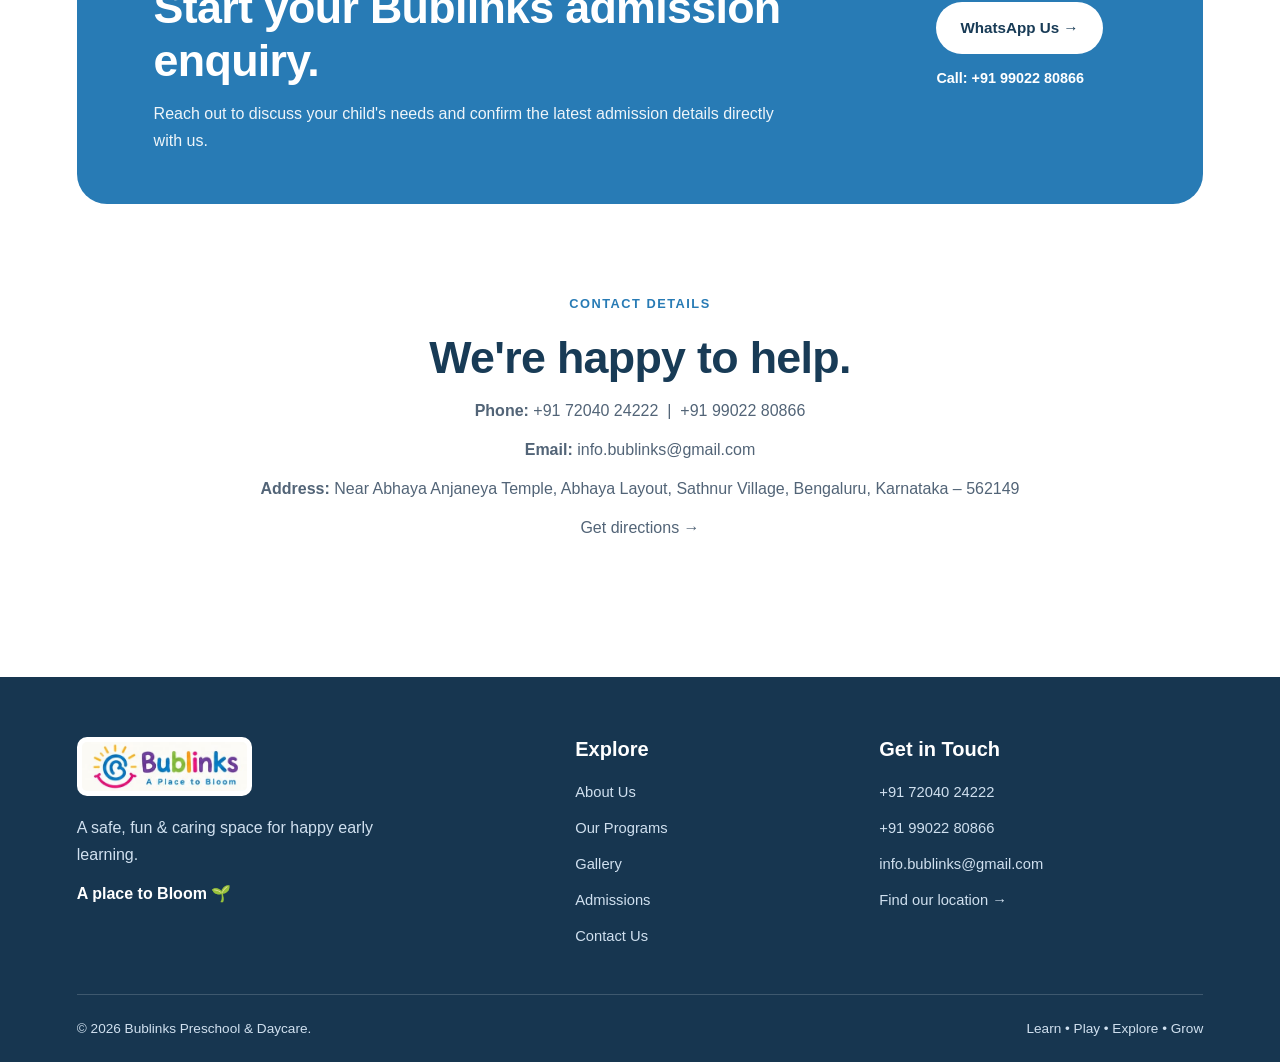
<file: OneDrive/Desktop/my website/bublinks preschool/admission.html>
<!DOCTYPE html>
<html lang="en">

<head>
  <meta charset="UTF-8">
  <meta name="viewport" content="width=device-width, initial-scale=1.0">
  <meta name="theme-color" content="#fffaf1">
  <meta name="description" content="Learn about the admission process, age groups and documents for Bublinks Preschool & Daycare in Sathnur, Bengaluru.">

  <title>Admissions | Bublinks Preschool & Daycare</title>

  <link rel="stylesheet" href="style.css">

  <style>
    .admission-intro {
      max-width: 850px;
      margin: 0 auto;
      text-align: center;
    }

    .steps-grid {
      display: grid;
      grid-template-columns: repeat(4, minmax(0, 1fr));
      gap: 20px;
      margin-top: 35px;
    }

    .step-card {
      padding: 25px;
      border-radius: 20px;
      background: #fff;
      box-shadow: 0 8px 24px rgba(70, 50, 30, 0.07);
    }

    .step-number {
      display: flex;
      align-items: center;
      justify-content: center;
      width: 46px;
      height: 46px;
      margin-bottom: 16px;
      border-radius: 50%;
      background: #ffe4ec;
      font-size: 20px;
      font-weight: 700;
    }

    .step-card h3 {
      margin: 0 0 10px;
    }

    .step-card p {
      margin: 0;
      line-height: 1.7;
    }

    .document-panel,
    .info-panel {
      padding: 28px;
      border-radius: 22px;
      background: #fff;
      box-shadow: 0 8px 24px rgba(70, 50, 30, 0.07);
    }

    .document-panel ul {
      padding-left: 22px;
      line-height: 2;
    }

    .admission-columns {
      display: grid;
      grid-template-columns: repeat(2, minmax(0, 1fr));
      gap: 28px;
      align-items: start;
      margin-top: 35px;
    }

    .info-panel h3,
    .document-panel h3 {
      margin-top: 0;
    }

    .age-list {
      display: grid;
      gap: 12px;
      margin-top: 20px;
    }

    .age-item {
      display: flex;
      justify-content: space-between;
      align-items: center;
      gap: 14px;
      padding: 13px 15px;
      border-radius: 12px;
      background: #fff8e9;
    }

    .age-item span {
      line-height: 1.5;
    }

    .age-item strong {
      text-align: right;
      white-space: nowrap;
    }

    .admission-contact-links {
      display: flex;
      flex-wrap: wrap;
      gap: 12px;
      margin-top: 20px;
    }

    .admission-contact-links a {
      overflow-wrap: anywhere;
    }

    .admission-note {
      margin-top: 18px;
      line-height: 1.7;
    }

    @media (max-width: 900px) {
      .steps-grid {
        grid-template-columns: repeat(2, minmax(0, 1fr));
      }
    }

    @media (max-width: 600px) {
      .steps-grid,
      .admission-columns {
        grid-template-columns: 1fr;
      }

      .document-panel,
      .info-panel,
      .step-card {
        padding: 22px;
      }

      .age-item {
        align-items: flex-start;
      }
    }
  </style>
</head>

<body>

  <!-- HEADER -->
  <header class="site-header">
    <div class="header-inner">

      <a class="brand" href="index.html" aria-label="Bublinks Home">
        <img src="assets/bublinks-logo.png" alt="Bublinks Preschool & Daycare">
      </a>

      <button
        class="menu-toggle"
        type="button"
        aria-label="Open navigation menu"
        aria-expanded="false">
        ☰
      </button>

      <nav class="nav" aria-label="Main navigation">
        <a href="index.html">Home</a>
        <a href="about.html">About Us</a>
        <a href="program.html">Programs</a>
        <a href="gallary.html">Gallery</a>
        <a class="active" href="admission.html" aria-current="page">Admissions</a>
        <a href="contact.html">Contact</a>
      </nav>

    </div>
  </header>

  <main>

    <!-- ADMISSIONS HERO -->
    <section class="hero admission-hero">
      <div class="hero-content">

        <span class="eyebrow">YOUR CHILD'S JOURNEY STARTS HERE</span>

        <h1>Let's take the first little step together.</h1>

        <p>
          Find out about our preschool programs, daycare options,
          age groups and admission process at Bublinks.
        </p>

        <div class="hero-actions">
          <a class="btn btn-primary" href="#admission-process">
            Explore the Process →
          </a>

          <a class="btn btn-light" href="#admission-contact">
            Contact Us
          </a>
        </div>

      </div>
    </section>

    <!-- ADMISSIONS INTRO -->
    <section class="section-pad">

      <div class="admission-intro">
        <span class="eyebrow">ADMISSIONS AT BUBLINKS</span>

        <h2>A simple start to a happy learning journey.</h2>

        <p>
          We invite parents and guardians to contact us to discuss
          their child's age, suitable program, admission requirements
          and current availability. Our team can guide you through
          the next steps.
        </p>
      </div>

    </section>

    <!-- ADMISSION PROCESS -->
    <section class="learning-section section-pad" id="admission-process">

      <div class="section-heading">
        <span class="eyebrow">HOW TO GET STARTED</span>

        <h2>Four simple steps.</h2>

        <p>
          Get in touch with us and we'll help you understand
          the admission process.
        </p>
      </div>

      <div class="steps-grid">

        <article class="step-card">
          <div class="step-number">1</div>

          <h3>Contact Us</h3>

          <p>
            Call, email or message us to enquire about preschool
            programs and daycare options.
          </p>
        </article>

        <article class="step-card">
          <div class="step-number">2</div>

          <h3>Discuss Your Needs</h3>

          <p>
            Tell us your child's age and discuss the program
            or care arrangement you're interested in.
          </p>
        </article>

        <article class="step-card">
          <div class="step-number">3</div>

          <h3>Prepare Documents</h3>

          <p>
            Review the document checklist and confirm any
            additional requirements with us.
          </p>
        </article>

        <article class="step-card">
          <div class="step-number">4</div>

          <h3>Confirm the Details</h3>

          <p>
            Contact us to confirm availability, fees, dates
            and the next steps before proceeding.
          </p>
        </article>

      </div>

    </section>

    <!-- DOCUMENTS AND ELIGIBILITY -->
    <section class="section-pad">

      <div class="section-heading">
        <span class="eyebrow">PLAN AHEAD</span>

        <h2>Documents and age groups.</h2>

        <p>
          Here is a useful starting point for your admission enquiry.
        </p>
      </div>

      <div class="admission-columns">

        <!-- DOCUMENT CHECKLIST -->
        <div class="document-panel">

          <h3>Documents to Prepare</h3>

          <p>
            Please keep the following documents ready and confirm
            the final requirements with the school.
          </p>

          <ul>
            <li>Child's Aadhaar card</li>
            <li>Child's birth certificate</li>
            <li>Parents' Aadhaar cards</li>
            <li>Child's passport-size photographs</li>
          </ul>

          <p class="admission-note">
            Please check with us before submitting original
            documents or additional paperwork.
          </p>

        </div>

        <!-- AGE GROUPS -->
        <div class="info-panel">

          <h3>Programs &amp; Age Groups</h3>

          <p>
            These age ranges can help you identify a suitable
            program to discuss with us.
          </p>

          <div class="age-list">

            <div class="age-item">
              <span>Playgroup</span>
              <strong>2–3 years</strong>
            </div>

            <div class="age-item">
              <span>Nursery</span>
              <strong>3–4 years</strong>
            </div>

            <div class="age-item">
              <span>Junior KG</span>
              <strong>4–5 years</strong>
            </div>

            <div class="age-item">
              <span>Senior KG</span>
              <strong>5–6 years</strong>
            </div>

            <div class="age-item">
              <span>Daycare</span>
              <strong>1.5–7 years</strong>
            </div>

          </div>

          <p class="admission-note">
            If your child is younger than the listed preschool
            age groups, please contact us to discuss suitability.
          </p>

        </div>

      </div>

    </section>

    <!-- ACADEMIC YEAR -->
    <section class="purpose-section section-pad">

      <div class="purpose-card mission-card">
        <span class="purpose-icon">📅</span>

        <span class="eyebrow">ACADEMIC YEAR</span>

        <h2>2026–2027</h2>

        <p>
          Contact Bublinks to ask about the admission timeline,
          program availability and important dates for the
          2026–2027 academic year.
        </p>
      </div>

      <div class="purpose-card vision-card">
        <span class="purpose-icon">💛</span>

        <span class="eyebrow">HERE TO HELP</span>

        <h2>Have questions?</h2>

        <p>
          We welcome your questions about programs, age groups,
          documents, daycare arrangements and the admission process.
        </p>
      </div>

    </section>

    <!-- CONTACT CTA -->
    <section class="admission-cta section-pad" id="admission-contact">

      <div>
        <span class="eyebrow">LET'S CONNECT</span>

        <h2>Start your Bublinks admission enquiry.</h2>

        <p>
          Reach out to discuss your child's needs and confirm
          the latest admission details directly with us.
        </p>
      </div>

      <div class="cta-actions">

        <a
          class="btn btn-light"
          href="https://wa.me/919902280866?text=Hello%20Bublinks%2C%20I%20would%20like%20to%20enquire%20about%20admissions."
          target="_blank"
          rel="noopener noreferrer">
          WhatsApp Us →
        </a>

        <a class="cta-phone" href="tel:+919902280866">
          Call: +91 99022 80866
        </a>

      </div>

    </section>

    <!-- ADDITIONAL CONTACT DETAILS -->
    <section class="section-pad">

      <div class="admission-intro">

        <span class="eyebrow">CONTACT DETAILS</span>

        <h2>We're happy to help.</h2>

        <p>
          <strong>Phone:</strong>
          <a href="tel:+917204024222">+91 72040 24222</a>
          &nbsp;|&nbsp;
          <a href="tel:+919902280866">+91 99022 80866</a>
        </p>

        <p>
          <strong>Email:</strong>
          <a href="mailto:info.bublinks@gmail.com">
            info.bublinks@gmail.com
          </a>
        </p>

        <p>
          <strong>Address:</strong>
          Near Abhaya Anjaneya Temple, Abhaya Layout,
          Sathnur Village, Bengaluru, Karnataka – 562149
        </p>

        <p>
          <a
            href="https://maps.app.goo.gl/c1aE46ws13sEQcDp6?g_st=ac"
            target="_blank"
            rel="noopener noreferrer">
            Get directions →
          </a>
        </p>

      </div>

    </section>

  </main>

  <!-- FOOTER -->
  <footer class="site-footer">

    <div class="footer-main">

      <div class="footer-brand">
        <a href="index.html" aria-label="Bublinks Home">
          <img src="assets/bublinks-logo.png" alt="Bublinks Preschool & Daycare">
        </a>

        <p>A safe, fun &amp; caring space for happy early learning.</p>

        <strong>A place to Bloom 🌱</strong>
      </div>

      <div class="footer-links">
        <h3>Explore</h3>

        <a href="about.html">About Us</a>
        <a href="program.html">Our Programs</a>
        <a href="gallary.html">Gallery</a>
        <a href="admission.html">Admissions</a>
        <a href="contact.html">Contact Us</a>
      </div>

      <div class="footer-links">
        <h3>Get in Touch</h3>

        <a href="tel:+917204024222">+91 72040 24222</a>
        <a href="tel:+919902280866">+91 99022 80866</a>

        <a href="mailto:info.bublinks@gmail.com">
          info.bublinks@gmail.com
        </a>

        <a
          href="https://maps.app.goo.gl/c1aE46ws13sEQcDp6?g_st=ac"
          target="_blank"
          rel="noopener noreferrer">
          Find our location →
        </a>
      </div>

    </div>

    <div class="footer-bottom">
      <p>
        © <span id="current-year">2026</span>
        Bublinks Preschool &amp; Daycare.
      </p>

      <p>Learn • Play • Explore • Grow</p>
    </div>

  </footer>

  <script src="script.js"></script>

</body>
</html>
</file>
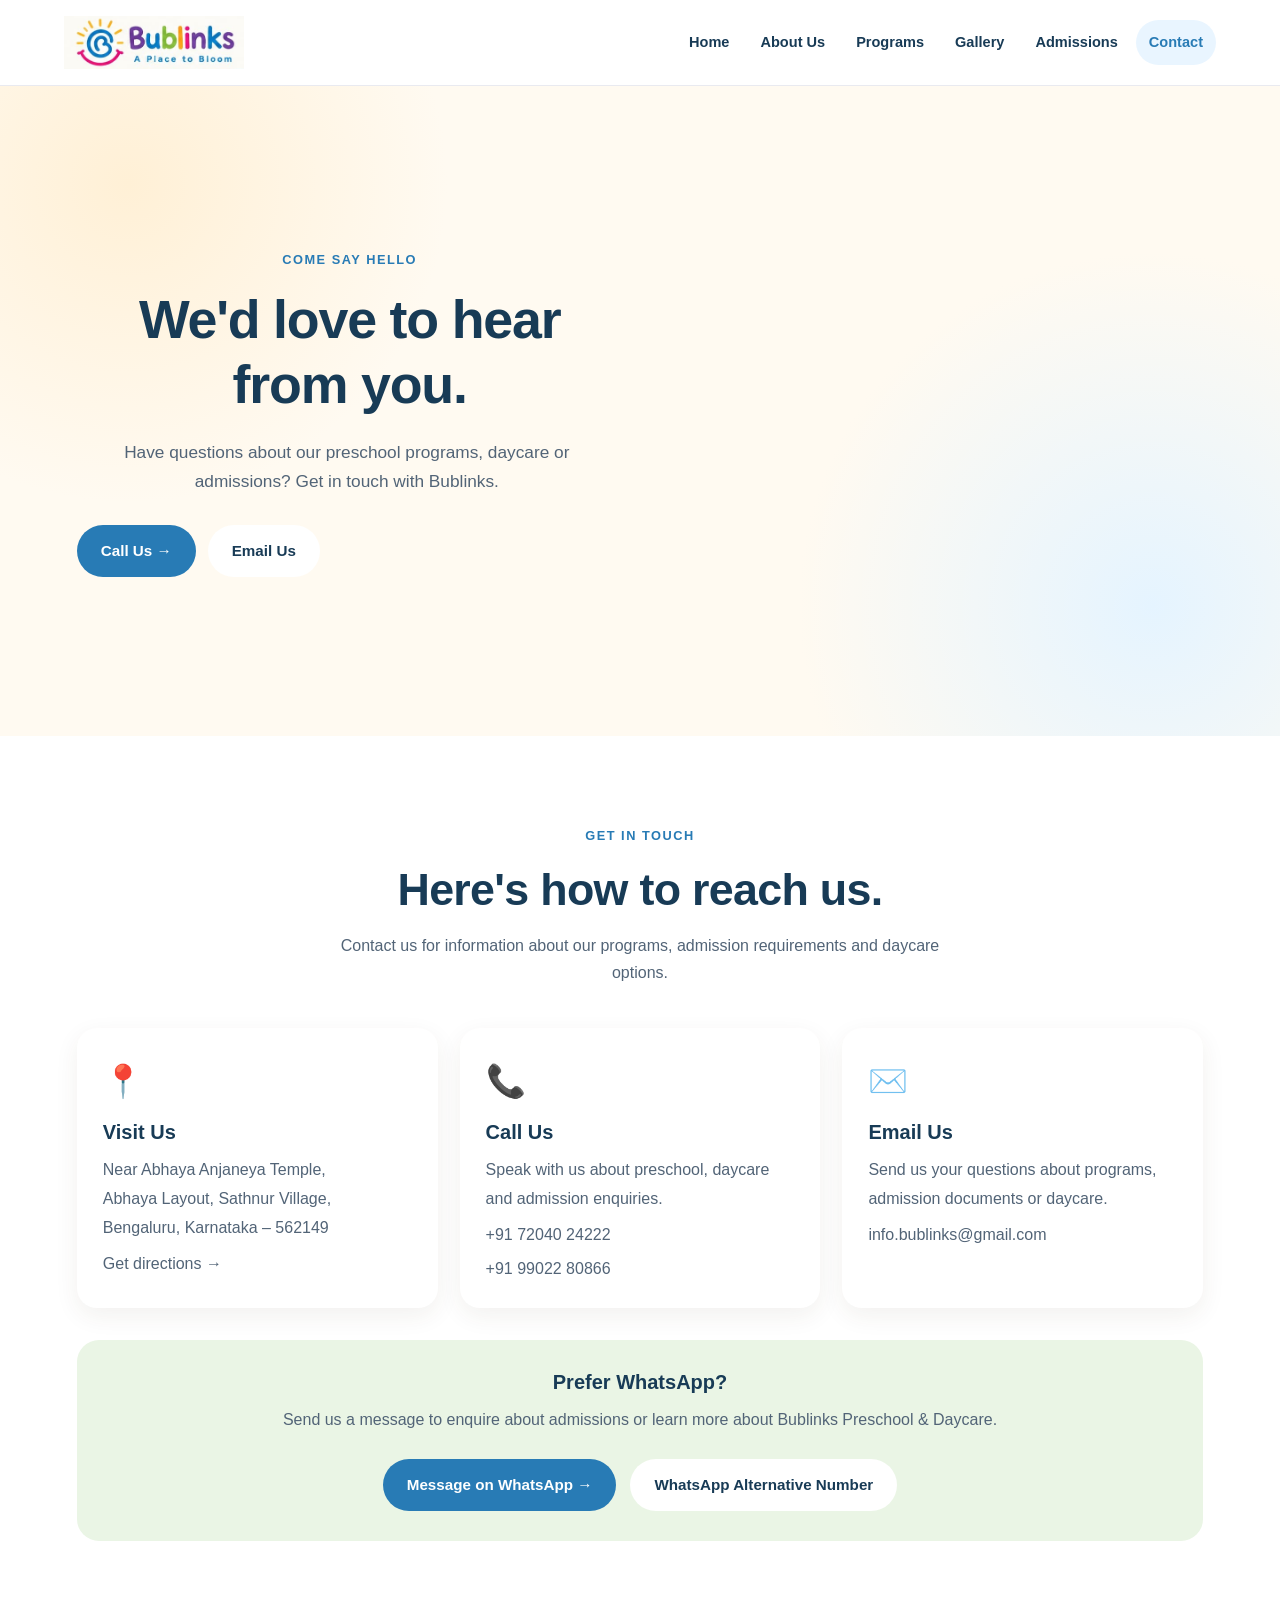
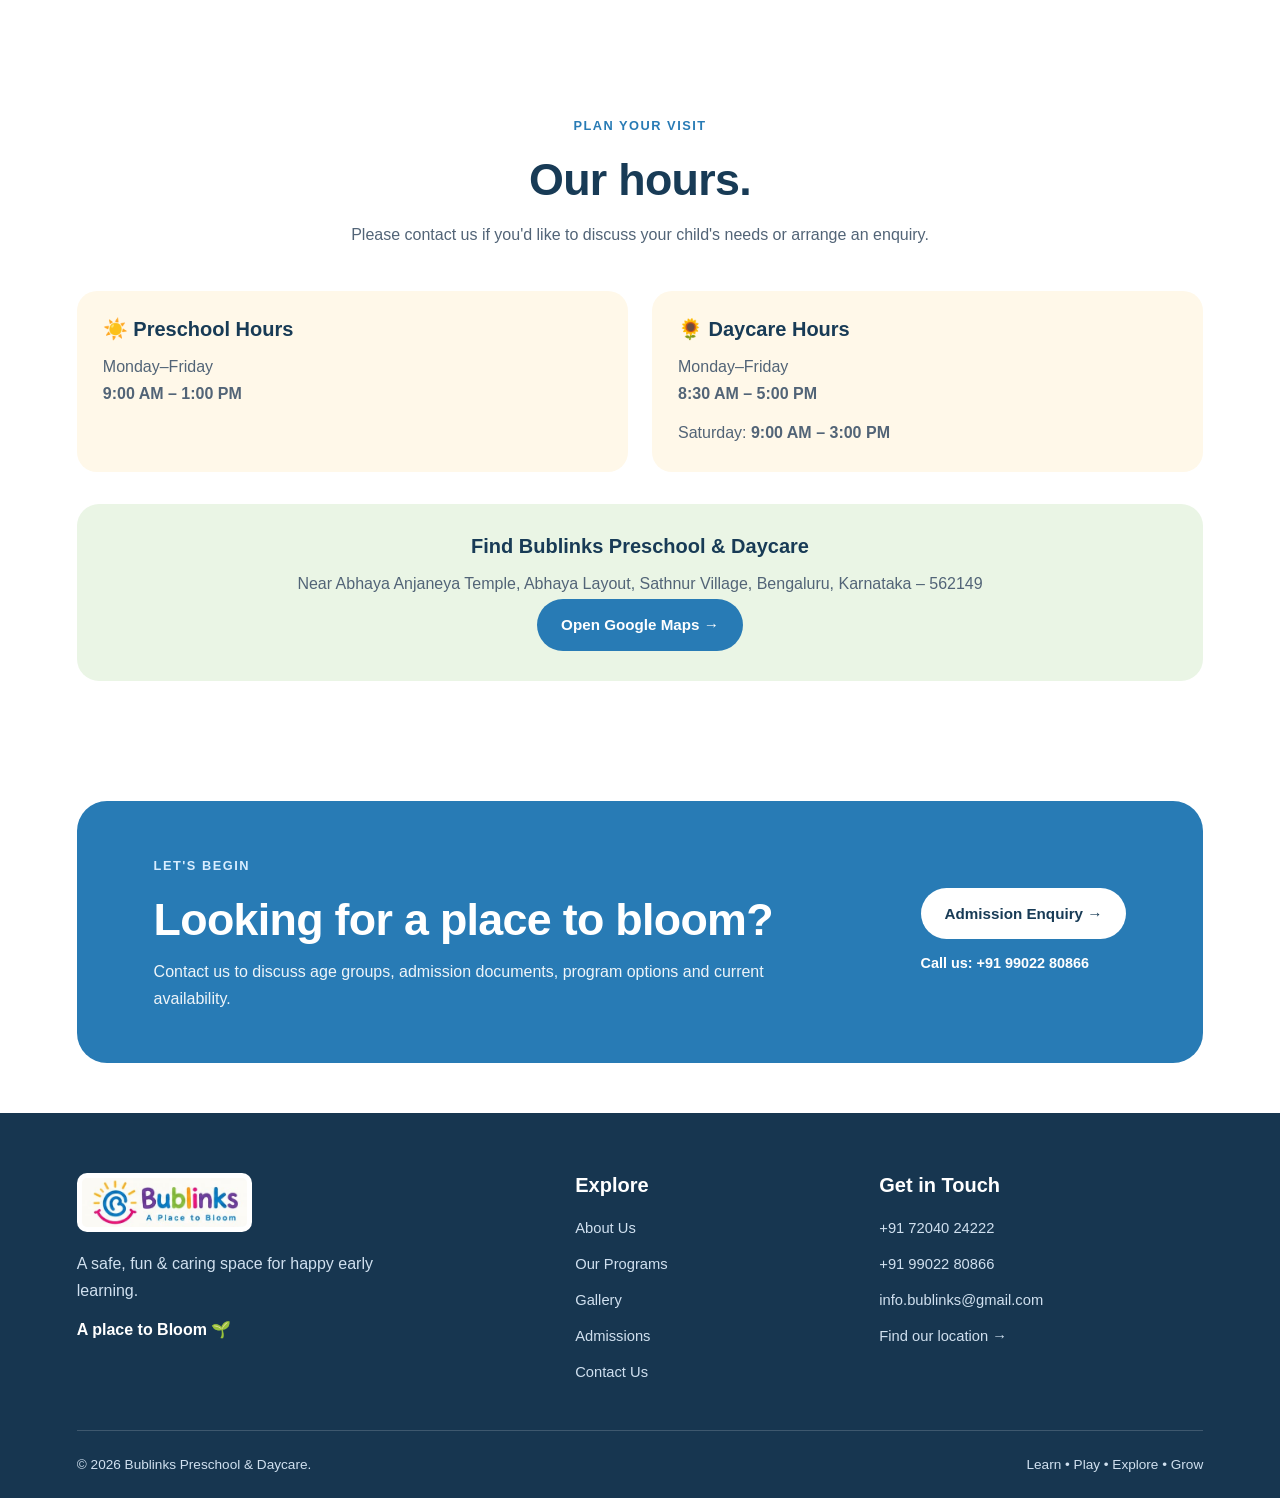
<file: OneDrive/Desktop/my website/bublinks preschool/contact.html>
<!DOCTYPE html>
<html lang="en">

<head>
  <meta charset="UTF-8">
  <meta name="viewport" content="width=device-width, initial-scale=1.0">
  <meta name="theme-color" content="#fffaf1">
  <meta name="description" content="Contact Bublinks Preschool & Daycare in Sathnur, Bengaluru, for preschool admissions and daycare enquiries.">

  <title>Contact Us | Bublinks Preschool & Daycare</title>

  <link rel="stylesheet" href="style.css">

  <style>
    .contact-hero {
      text-align: center;
    }

    .contact-details {
      display: grid;
      grid-template-columns: repeat(3, minmax(0, 1fr));
      gap: 22px;
      margin-top: 32px;
    }

    .contact-detail-card {
      padding: 26px;
      border-radius: 20px;
      background: #fff;
      box-shadow: 0 8px 24px rgba(70, 50, 30, 0.07);
      overflow-wrap: anywhere;
    }

    .contact-detail-card > span {
      display: block;
      margin-bottom: 12px;
      font-size: 32px;
    }

    .contact-detail-card h3 {
      margin: 0 0 12px;
    }

    .contact-detail-card p {
      line-height: 1.8;
    }

    .contact-detail-card a {
      display: inline-block;
      margin-top: 7px;
    }

    .contact-hours {
      display: grid;
      grid-template-columns: repeat(2, minmax(0, 1fr));
      gap: 24px;
      margin-top: 32px;
    }

    .contact-hours > div {
      padding: 26px;
      border-radius: 20px;
      background: #fff8e9;
    }

    .contact-hours h3 {
      margin-top: 0;
    }

    .contact-hours p {
      line-height: 1.7;
    }

    .map-panel {
      margin-top: 32px;
      padding: 30px;
      border-radius: 22px;
      background: #eaf5e5;
      text-align: center;
    }

    .map-panel h3 {
      margin-top: 0;
    }

    .map-panel p {
      line-height: 1.8;
    }

    .contact-actions {
      display: flex;
      flex-wrap: wrap;
      justify-content: center;
      gap: 14px;
      margin-top: 24px;
    }

    @media (max-width: 850px) {
      .contact-details {
        grid-template-columns: repeat(2, minmax(0, 1fr));
      }
    }

    @media (max-width: 600px) {
      .contact-details,
      .contact-hours {
        grid-template-columns: 1fr;
      }

      .contact-detail-card,
      .contact-hours > div,
      .map-panel {
        padding: 22px;
      }
    }
  </style>
</head>

<body>

  <!-- HEADER -->
  <header class="site-header">
    <div class="header-inner">

      <a class="brand" href="index.html" aria-label="Bublinks Home">
        <img src="assets/bublinks-logo.png" alt="Bublinks Preschool & Daycare">
      </a>

      <button
        class="menu-toggle"
        type="button"
        aria-label="Open navigation menu"
        aria-expanded="false">
        ☰
      </button>

      <nav class="nav" aria-label="Main navigation">
        <a href="index.html">Home</a>
        <a href="about.html">About Us</a>
        <a href="program.html">Programs</a>
        <a href="gallary.html">Gallery</a>
        <a href="admission.html">Admissions</a>
        <a class="active" href="contact.html" aria-current="page">Contact</a>
      </nav>

    </div>
  </header>

  <main>

    <!-- CONTACT HERO -->
    <section class="hero contact-hero">
      <div class="hero-content">

        <span class="eyebrow">COME SAY HELLO</span>

        <h1>We'd love to hear from you.</h1>

        <p>
          Have questions about our preschool programs, daycare
          or admissions? Get in touch with Bublinks.
        </p>

        <div class="hero-actions">
          <a class="btn btn-primary" href="tel:+919902280866">
            Call Us →
          </a>

          <a class="btn btn-light" href="mailto:info.bublinks@gmail.com">
            Email Us
          </a>
        </div>

      </div>
    </section>

    <!-- CONTACT DETAILS -->
    <section class="section-pad">

      <div class="section-heading">
        <span class="eyebrow">GET IN TOUCH</span>

        <h2>Here's how to reach us.</h2>

        <p>
          Contact us for information about our programs,
          admission requirements and daycare options.
        </p>
      </div>

      <div class="contact-details">

        <!-- ADDRESS -->
        <article class="contact-detail-card">
          <span aria-hidden="true">📍</span>

          <h3>Visit Us</h3>

          <p>
            Near Abhaya Anjaneya Temple,<br>
            Abhaya Layout, Sathnur Village,<br>
            Bengaluru, Karnataka – 562149
          </p>

          <a
            href="https://maps.app.goo.gl/c1aE46ws13sEQcDp6?g_st=ac"
            target="_blank"
            rel="noopener noreferrer">
            Get directions →
          </a>
        </article>

        <!-- PHONE -->
        <article class="contact-detail-card">
          <span aria-hidden="true">📞</span>

          <h3>Call Us</h3>

          <p>
            Speak with us about preschool, daycare
            and admission enquiries.
          </p>

          <a href="tel:+917204024222">+91 72040 24222</a>
          <br>
          <a href="tel:+919902280866">+91 99022 80866</a>
        </article>

        <!-- EMAIL -->
        <article class="contact-detail-card">
          <span aria-hidden="true">✉️</span>

          <h3>Email Us</h3>

          <p>
            Send us your questions about programs,
            admission documents or daycare.
          </p>

          <a href="mailto:info.bublinks@gmail.com">
            info.bublinks@gmail.com
          </a>
        </article>

      </div>

      <!-- WHATSAPP -->
      <div class="map-panel">
        <h3>Prefer WhatsApp?</h3>

        <p>
          Send us a message to enquire about admissions
          or learn more about Bublinks Preschool &amp; Daycare.
        </p>

        <div class="contact-actions">

          <a
            class="btn btn-primary"
            href="https://wa.me/919902280866?text=Hello%20Bublinks%2C%20I%20would%20like%20to%20make%20an%20enquiry."
            target="_blank"
            rel="noopener noreferrer">
            Message on WhatsApp →
          </a>

          <a
            class="btn btn-light"
            href="https://wa.me/917204024222?text=Hello%20Bublinks%2C%20I%20would%20like%20to%20make%20an%20enquiry."
            target="_blank"
            rel="noopener noreferrer">
            WhatsApp Alternative Number
          </a>

        </div>
      </div>

    </section>

    <!-- OPENING HOURS -->
    <section class="section-pad">

      <div class="section-heading">
        <span class="eyebrow">PLAN YOUR VISIT</span>

        <h2>Our hours.</h2>

        <p>
          Please contact us if you'd like to discuss your child's
          needs or arrange an enquiry.
        </p>
      </div>

      <div class="contact-hours">

        <div>
          <h3>☀️ Preschool Hours</h3>

          <p>Monday–Friday</p>

          <strong>9:00 AM – 1:00 PM</strong>
        </div>

        <div>
          <h3>🌻 Daycare Hours</h3>

          <p>Monday–Friday</p>

          <strong>8:30 AM – 5:00 PM</strong>

          <p>
            Saturday: <strong>9:00 AM – 3:00 PM</strong>
          </p>
        </div>

      </div>

      <div class="map-panel">

        <h3>Find Bublinks Preschool &amp; Daycare</h3>

        <p>
          Near Abhaya Anjaneya Temple, Abhaya Layout,
          Sathnur Village, Bengaluru, Karnataka – 562149
        </p>

        <a
          class="btn btn-primary"
          href="https://maps.app.goo.gl/c1aE46ws13sEQcDp6?g_st=ac"
          target="_blank"
          rel="noopener noreferrer">
          Open Google Maps →
        </a>

      </div>

    </section>

    <!-- ADMISSIONS CTA -->
    <section class="admission-cta section-pad">

      <div>
        <span class="eyebrow">LET'S BEGIN</span>

        <h2>Looking for a place to bloom?</h2>

        <p>
          Contact us to discuss age groups, admission documents,
          program options and current availability.
        </p>
      </div>

      <div class="cta-actions">
        <a class="btn btn-light" href="admission.html">
          Admission Enquiry →
        </a>

        <a class="cta-phone" href="tel:+919902280866">
          Call us: +91 99022 80866
        </a>
      </div>

    </section>

  </main>

  <!-- FOOTER -->
  <footer class="site-footer">

    <div class="footer-main">

      <div class="footer-brand">
        <a href="index.html" aria-label="Bublinks Home">
          <img src="assets/bublinks-logo.png" alt="Bublinks Preschool & Daycare">
        </a>

        <p>A safe, fun &amp; caring space for happy early learning.</p>

        <strong>A place to Bloom 🌱</strong>
      </div>

      <div class="footer-links">
        <h3>Explore</h3>

        <a href="about.html">About Us</a>
        <a href="program.html">Our Programs</a>
        <a href="gallary.html">Gallery</a>
        <a href="admission.html">Admissions</a>
        <a href="contact.html">Contact Us</a>
      </div>

      <div class="footer-links">
        <h3>Get in Touch</h3>

        <a href="tel:+917204024222">+91 72040 24222</a>
        <a href="tel:+919902280866">+91 99022 80866</a>

        <a href="mailto:info.bublinks@gmail.com">
          info.bublinks@gmail.com
        </a>

        <a
          href="https://maps.app.goo.gl/c1aE46ws13sEQcDp6?g_st=ac"
          target="_blank"
          rel="noopener noreferrer">
          Find our location →
        </a>
      </div>

    </div>

    <div class="footer-bottom">
      <p>
        © <span id="current-year">2026</span>
        Bublinks Preschool &amp; Daycare.
      </p>

      <p>Learn • Play • Explore • Grow</p>
    </div>

  </footer>

  <script src="script.js"></script>

</body>
</html>
</file>
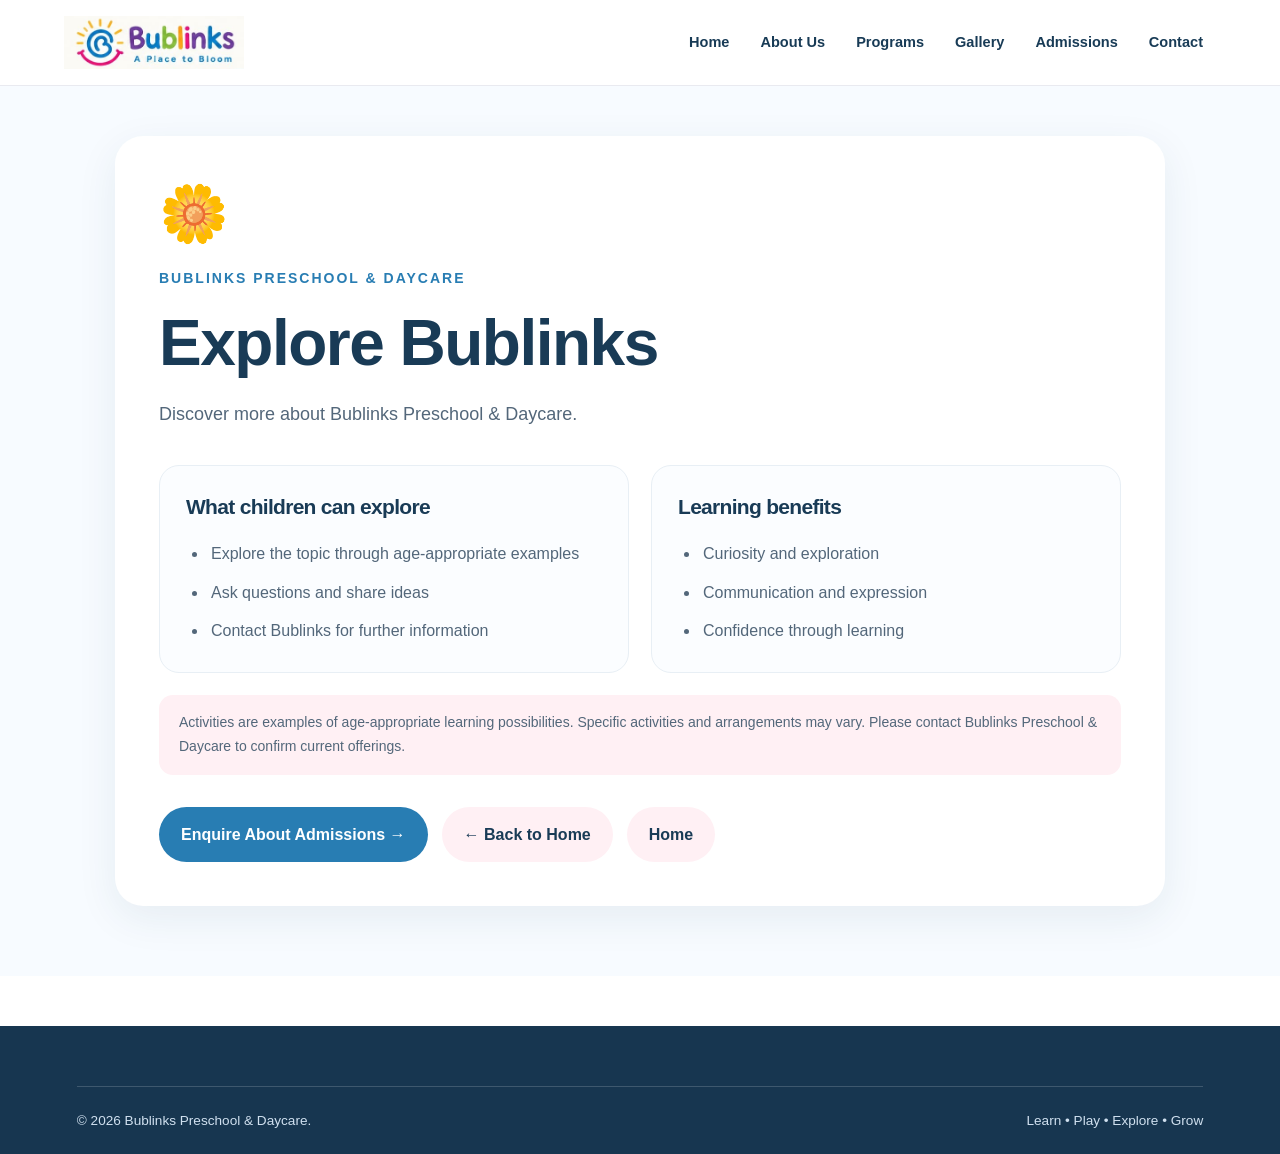
<file: OneDrive/Desktop/my website/bublinks preschool/details.html>
<!DOCTYPE html>
<html lang="en">
<head>
  <meta charset="UTF-8">
  <meta name="viewport" content="width=device-width, initial-scale=1.0">
  <meta name="theme-color" content="#fffaf1">

  <title>Details | Bublinks Preschool &amp; Daycare</title>

  <link rel="stylesheet" href="style.css">

  <style>
    .detail-page {
      min-height: 60vh;
      padding: 50px 24px 70px;
      background: #f7fbff;
      box-sizing: border-box;
    }

    .detail-page-inner {
      max-width: 1050px;
      margin: 0 auto;
      padding: 44px;
      border-radius: 28px;
      background: #fff;
      box-shadow: 0 12px 40px rgba(30, 60, 90, 0.08);
      box-sizing: border-box;
    }

    #detail-page-icon {
      margin-bottom: 20px;
      font-size: 56px;
      line-height: 1.2;
    }

    #detail-page-title {
      margin: 18px 0;
      color: #193b56;
      font-size: clamp(2.2rem, 5vw, 4.5rem);
      line-height: 1.12;
      overflow-wrap: anywhere;
    }

    #detail-page-description {
      margin: 0;
      color: #53677a;
      font-size: 18px;
      line-height: 1.9;
      white-space: pre-line;
      overflow-wrap: anywhere;
    }

    .detail-eyebrow {
      margin: 0;
      color: #287db3;
      font-size: 14px;
      font-weight: 800;
      letter-spacing: 2px;
      line-height: 1.6;
    }

    .detail-information-grid {
      display: grid;
      grid-template-columns: repeat(2, minmax(0, 1fr));
      gap: 22px;
      margin-top: 34px;
    }

    .detail-information-card {
      min-width: 0;
      padding: 26px;
      border: 1px solid #e8eff5;
      border-radius: 20px;
      background: #fbfdff;
      box-sizing: border-box;
    }

    .detail-information-card h2 {
      margin: 0 0 18px;
      color: #193b56;
      font-size: 21px;
      line-height: 1.4;
    }

    .detail-information-card ul {
      margin: 0;
      padding-left: 22px;
      color: #53677a;
      line-height: 1.8;
    }

    .detail-information-card li {
      margin-bottom: 10px;
      padding-left: 3px;
    }

    .detail-information-card li:last-child {
      margin-bottom: 0;
    }

    .detail-note {
      margin-top: 22px;
      padding: 16px 20px;
      border-radius: 14px;
      background: #fff0f4;
      color: #53677a;
      font-size: 14px;
      line-height: 1.7;
    }

    .detail-page-actions {
      display: flex;
      flex-wrap: wrap;
      gap: 14px;
      margin-top: 32px;
    }

    .detail-page-actions a {
      display: inline-block;
      padding: 14px 22px;
      border-radius: 30px;
      background: #287db3;
      color: #fff;
      font-weight: 700;
      text-align: center;
      text-decoration: none;
      transition: background 0.2s ease, transform 0.2s ease;
    }

    .detail-page-actions a:hover {
      transform: translateY(-2px);
    }

    .detail-page-actions a.secondary {
      background: #fff0f4;
      color: #193b56;
    }

    .detail-page-actions a:focus-visible {
      outline: 3px solid #f29ab7;
      outline-offset: 4px;
    }

    @media (max-width: 700px) {
      .detail-page {
        padding: 30px 16px 45px;
      }

      .detail-page-inner {
        padding: 28px 22px;
        border-radius: 20px;
      }

      #detail-page-description {
        font-size: 16px;
      }

      .detail-information-grid {
        grid-template-columns: 1fr;
        gap: 16px;
        margin-top: 26px;
      }

      .detail-information-card {
        padding: 22px;
      }

      .detail-page-actions {
        flex-direction: column;
        align-items: stretch;
      }

      .detail-page-actions a {
        width: 100%;
        box-sizing: border-box;
      }
    }
  </style>
</head>

<body>

  <header class="site-header">
    <div class="header-inner">

      <a class="brand" href="index.html" aria-label="Bublinks Home">
        <img
          src="assets/bublinks-logo.png"
          alt="Bublinks Preschool &amp; Daycare">
      </a>

      <button
        class="menu-toggle"
        type="button"
        aria-label="Open navigation menu"
        aria-expanded="false">
        ☰
      </button>

      <nav class="nav" aria-label="Main navigation">
        <a href="index.html">Home</a>
        <a href="about.html">About Us</a>
        <a href="program.html">Programs</a>
        <a href="gallary.html">Gallery</a>
        <a href="admission.html">Admissions</a>
        <a href="contact.html">Contact</a>
      </nav>

    </div>
  </header>

  <main>
    <section class="detail-page">
      <div class="detail-page-inner">

        <div id="detail-page-icon" aria-hidden="true">🌼</div>

        <p class="detail-eyebrow">
          BUBLINKS PRESCHOOL &amp; DAYCARE
        </p>

        <h1 id="detail-page-title">Explore Bublinks</h1>

        <p id="detail-page-description">
          Discover more about our learning activities and programs.
          Contact Bublinks to learn more.
        </p>

        <div class="detail-information-grid">

          <section class="detail-information-card">
            <h2>What children can explore</h2>
            <ul id="detail-page-activities">
              <li>Age-appropriate activities and examples</li>
              <li>Opportunities to explore and share ideas</li>
              <li>Learning through everyday experiences</li>
            </ul>
          </section>

          <section class="detail-information-card">
            <h2>Learning benefits</h2>
            <ul id="detail-page-benefits">
              <li>Curiosity and exploration</li>
              <li>Communication and expression</li>
              <li>Confidence through learning</li>
            </ul>
          </section>

        </div>

        <p class="detail-note">
          Activities are examples of age-appropriate learning possibilities.
          Specific activities and arrangements may vary. Please contact
          Bublinks Preschool &amp; Daycare to confirm current offerings.
        </p>

        <div class="detail-page-actions">

          <a href="admission.html">
            Enquire About Admissions →
          </a>

          <a
            id="back-to-page"
            class="secondary"
            href="index.html">
            ← Back to Home
          </a>

          <a class="secondary" href="index.html">
            Home
          </a>

        </div>

      </div>
    </section>
  </main>

  <footer class="site-footer">
    <div class="footer-bottom">
      <p>
        © <span id="current-year">2026</span>
        Bublinks Preschool &amp; Daycare.
      </p>

      <p>Learn • Play • Explore • Grow</p>
    </div>
  </footer>

  <script src="script.js"></script>

</body>
</html>
</file>
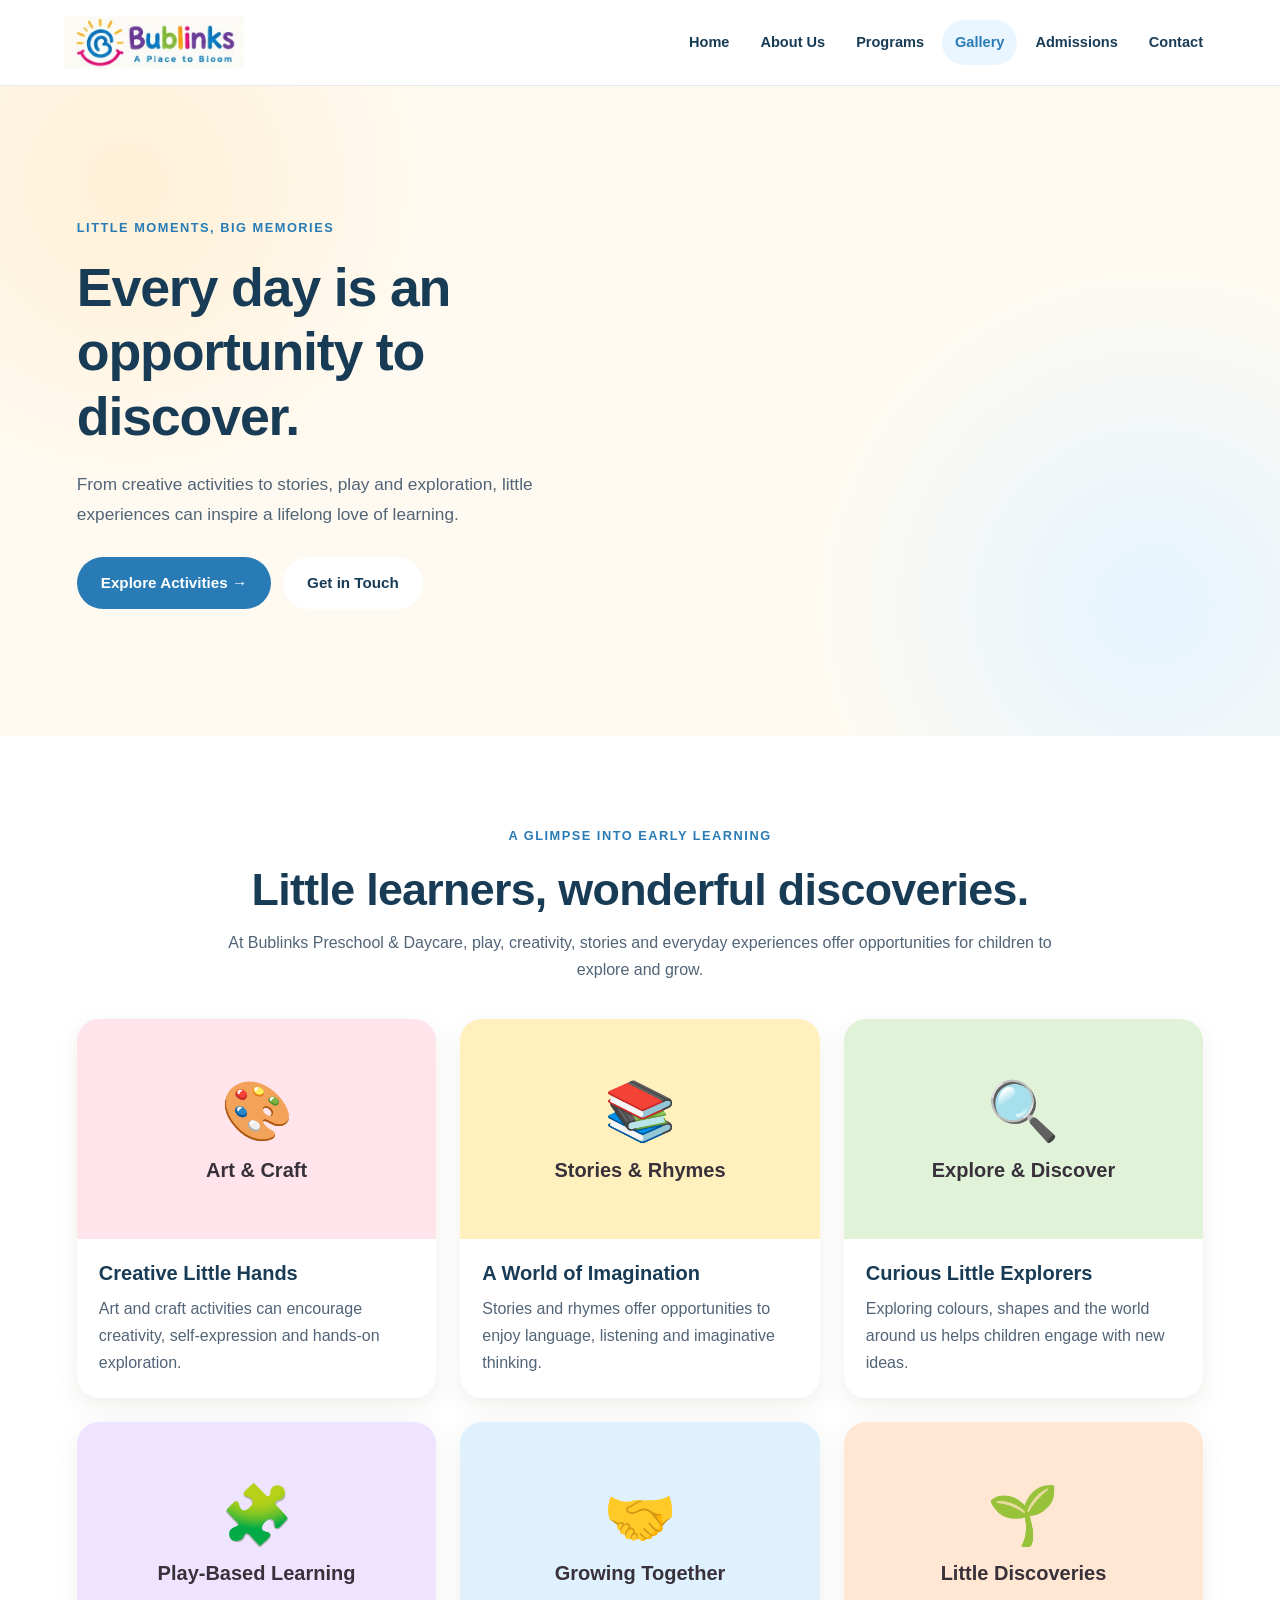
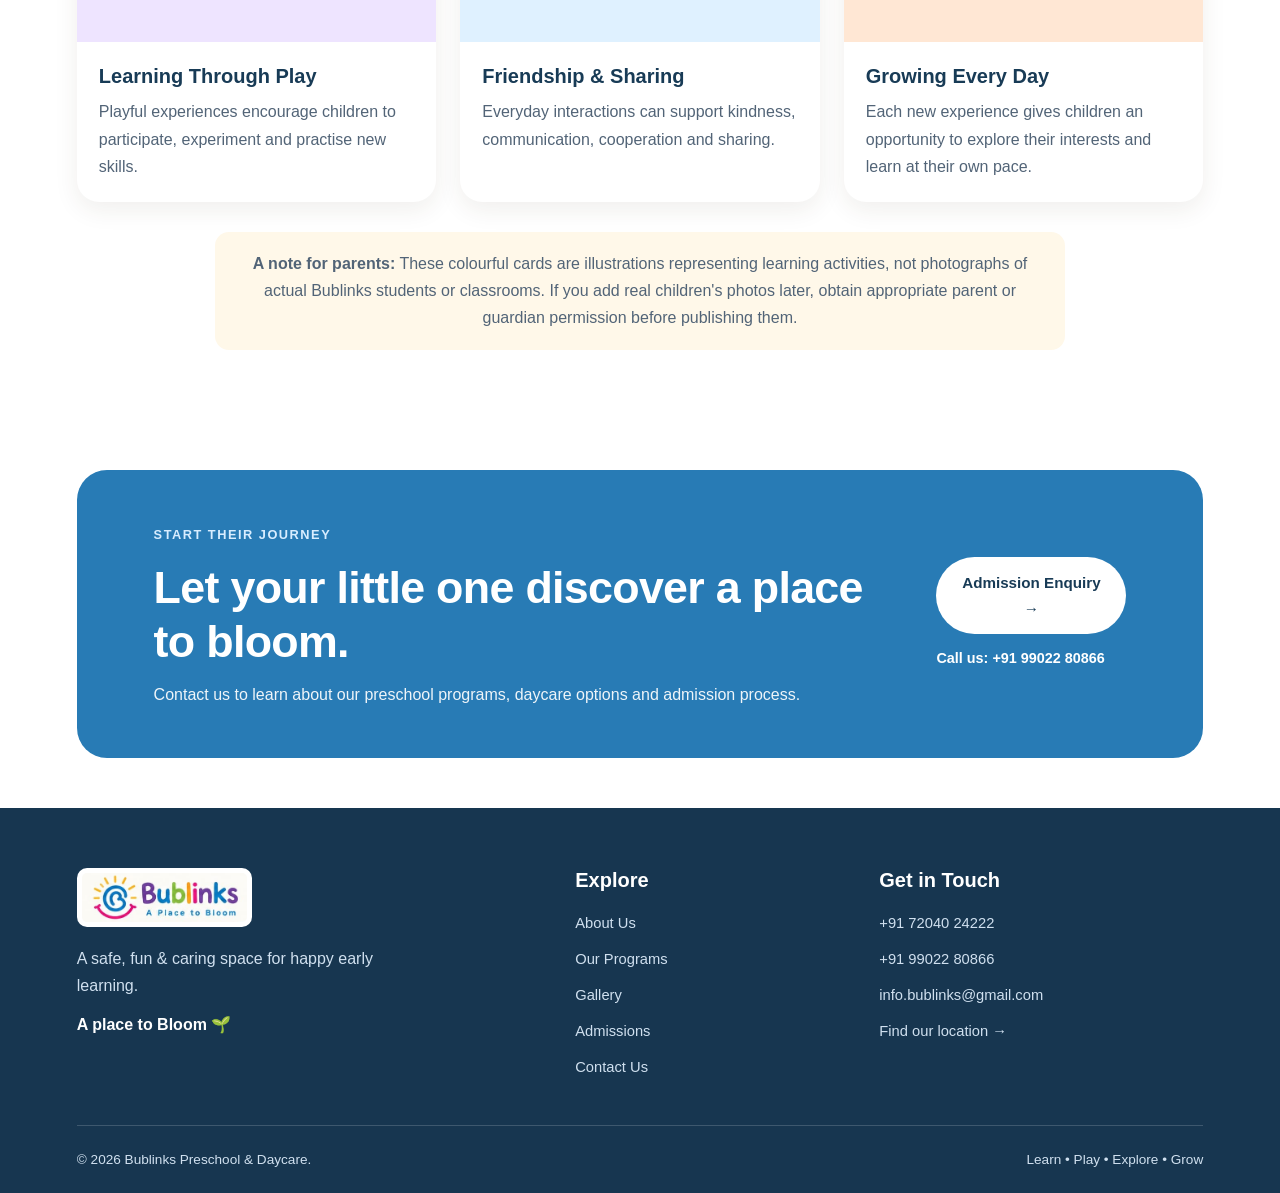
<file: OneDrive/Desktop/my website/bublinks preschool/gallary.html>
<!DOCTYPE html>
<html lang="en">

<head>
  <meta charset="UTF-8">
  <meta name="viewport" content="width=device-width, initial-scale=1.0">
  <meta name="theme-color" content="#fffaf1">
  <meta name="description" content="Explore learning activities and creative experiences at Bublinks Preschool & Daycare in Sathnur, Bengaluru.">

  <title>Gallery | Bublinks Preschool & Daycare</title>

  <link rel="stylesheet" href="style.css">

  <style>
    .gallery-intro {
      max-width: 850px;
      margin: 0 auto;
      text-align: center;
    }

    .gallery-grid {
      display: grid;
      grid-template-columns: repeat(3, minmax(0, 1fr));
      gap: 24px;
      margin-top: 36px;
    }

    .gallery-card {
      overflow: hidden;
      border-radius: 22px;
      background: #fff;
      box-shadow: 0 8px 24px rgba(70, 50, 30, 0.08);
    }

    .gallery-art {
      min-height: 220px;
      display: flex;
      align-items: center;
      justify-content: center;
      flex-direction: column;
      gap: 12px;
      padding: 24px;
      text-align: center;
    }

    .gallery-art .gallery-emoji {
      font-size: 58px;
      line-height: 1.2;
    }

    .gallery-art h3 {
      margin: 0;
      color: #38313a;
    }

    .gallery-card-copy {
      padding: 22px;
    }

    .gallery-card-copy h3 {
      margin: 0 0 10px;
    }

    .gallery-card-copy p {
      margin: 0;
      line-height: 1.7;
    }

    .gallery-pink {
      background: #ffe4ec;
    }

    .gallery-yellow {
      background: #fff0bd;
    }

    .gallery-green {
      background: #e0f3d9;
    }

    .gallery-purple {
      background: #eee4ff;
    }

    .gallery-blue {
      background: #dff1ff;
    }

    .gallery-orange {
      background: #ffe7d4;
    }

    .gallery-note {
      max-width: 850px;
      margin: 30px auto 0;
      padding: 18px 22px;
      border-radius: 14px;
      background: #fff8e9;
      line-height: 1.7;
      text-align: center;
    }

    @media (max-width: 850px) {
      .gallery-grid {
        grid-template-columns: repeat(2, minmax(0, 1fr));
      }
    }

    @media (max-width: 560px) {
      .gallery-grid {
        grid-template-columns: 1fr;
      }

      .gallery-art {
        min-height: 190px;
      }
    }
  </style>
</head>

<body>

  <!-- HEADER -->
  <header class="site-header">
    <div class="header-inner">

      <a class="brand" href="index.html" aria-label="Bublinks Home">
        <img src="assets/bublinks-logo.png" alt="Bublinks Preschool & Daycare">
      </a>

      <button
        class="menu-toggle"
        type="button"
        aria-label="Open navigation menu"
        aria-expanded="false">
        ☰
      </button>

      <nav class="nav" aria-label="Main navigation">
        <a href="index.html">Home</a>
        <a href="about.html">About Us</a>
        <a href="program.html">Programs</a>
        <a class="active" href="gallary.html" aria-current="page">Gallery</a>
        <a href="admission.html">Admissions</a>
        <a href="contact.html">Contact</a>
      </nav>

    </div>
  </header>

  <main>

    <!-- GALLERY HERO -->
    <section class="hero gallery-hero">
      <div class="hero-content">

        <span class="eyebrow">LITTLE MOMENTS, BIG MEMORIES</span>

        <h1>Every day is an opportunity to discover.</h1>

        <p>
          From creative activities to stories, play and exploration,
          little experiences can inspire a lifelong love of learning.
        </p>

        <div class="hero-actions">
          <a class="btn btn-primary" href="#gallery">
            Explore Activities →
          </a>

          <a class="btn btn-light" href="contact.html">
            Get in Touch
          </a>
        </div>

      </div>
    </section>

    <!-- GALLERY INTRO -->
    <section class="section-pad" id="gallery">

      <div class="gallery-intro">
        <span class="eyebrow">A GLIMPSE INTO EARLY LEARNING</span>

        <h2>Little learners, wonderful discoveries.</h2>

        <p>
          At Bublinks Preschool &amp; Daycare, play, creativity,
          stories and everyday experiences offer opportunities
          for children to explore and grow.
        </p>
      </div>

      <!-- ACTIVITY CARDS -->
      <div class="gallery-grid">

        <article class="gallery-card">
          <div class="gallery-art gallery-pink">
            <span class="gallery-emoji" aria-hidden="true">🎨</span>
            <h3>Art &amp; Craft</h3>
          </div>

          <div class="gallery-card-copy">
            <h3>Creative Little Hands</h3>
            <p>
              Art and craft activities can encourage creativity,
              self-expression and hands-on exploration.
            </p>
          </div>
        </article>

        <article class="gallery-card">
          <div class="gallery-art gallery-yellow">
            <span class="gallery-emoji" aria-hidden="true">📚</span>
            <h3>Stories &amp; Rhymes</h3>
          </div>

          <div class="gallery-card-copy">
            <h3>A World of Imagination</h3>
            <p>
              Stories and rhymes offer opportunities to enjoy
              language, listening and imaginative thinking.
            </p>
          </div>
        </article>

        <article class="gallery-card">
          <div class="gallery-art gallery-green">
            <span class="gallery-emoji" aria-hidden="true">🔍</span>
            <h3>Explore &amp; Discover</h3>
          </div>

          <div class="gallery-card-copy">
            <h3>Curious Little Explorers</h3>
            <p>
              Exploring colours, shapes and the world around us
              helps children engage with new ideas.
            </p>
          </div>
        </article>

        <article class="gallery-card">
          <div class="gallery-art gallery-purple">
            <span class="gallery-emoji" aria-hidden="true">🧩</span>
            <h3>Play-Based Learning</h3>
          </div>

          <div class="gallery-card-copy">
            <h3>Learning Through Play</h3>
            <p>
              Playful experiences encourage children to
              participate, experiment and practise new skills.
            </p>
          </div>
        </article>

        <article class="gallery-card">
          <div class="gallery-art gallery-blue">
            <span class="gallery-emoji" aria-hidden="true">🤝</span>
            <h3>Growing Together</h3>
          </div>

          <div class="gallery-card-copy">
            <h3>Friendship &amp; Sharing</h3>
            <p>
              Everyday interactions can support kindness,
              communication, cooperation and sharing.
            </p>
          </div>
        </article>

        <article class="gallery-card">
          <div class="gallery-art gallery-orange">
            <span class="gallery-emoji" aria-hidden="true">🌱</span>
            <h3>Little Discoveries</h3>
          </div>

          <div class="gallery-card-copy">
            <h3>Growing Every Day</h3>
            <p>
              Each new experience gives children an opportunity
              to explore their interests and learn at their own pace.
            </p>
          </div>
        </article>

      </div>

      <div class="gallery-note">
        <strong>A note for parents:</strong>
        These colourful cards are illustrations representing
        learning activities, not photographs of actual Bublinks
        students or classrooms. If you add real children's photos
        later, obtain appropriate parent or guardian permission
        before publishing them.
      </div>

    </section>

    <!-- ADMISSIONS CTA -->
    <section class="admission-cta section-pad">

      <div>
        <span class="eyebrow">START THEIR JOURNEY</span>

        <h2>Let your little one discover a place to bloom.</h2>

        <p>
          Contact us to learn about our preschool programs,
          daycare options and admission process.
        </p>
      </div>

      <div class="cta-actions">
        <a class="btn btn-light" href="admission.html">
          Admission Enquiry →
        </a>

        <a class="cta-phone" href="tel:+919902280866">
          Call us: +91 99022 80866
        </a>
      </div>

    </section>

  </main>

  <!-- FOOTER -->
  <footer class="site-footer">

    <div class="footer-main">

      <div class="footer-brand">
        <a href="index.html" aria-label="Bublinks Home">
          <img src="assets/bublinks-logo.png" alt="Bublinks Preschool & Daycare">
        </a>

        <p>A safe, fun &amp; caring space for happy early learning.</p>

        <strong>A place to Bloom 🌱</strong>
      </div>

      <div class="footer-links">
        <h3>Explore</h3>

        <a href="about.html">About Us</a>
        <a href="program.html">Our Programs</a>
        <a href="gallary.html">Gallery</a>
        <a href="admission.html">Admissions</a>
        <a href="contact.html">Contact Us</a>
      </div>

      <div class="footer-links">
        <h3>Get in Touch</h3>

        <a href="tel:+917204024222">+91 72040 24222</a>
        <a href="tel:+919902280866">+91 99022 80866</a>

        <a href="mailto:info.bublinks@gmail.com">
          info.bublinks@gmail.com
        </a>

        <a
          href="https://maps.app.goo.gl/c1aE46ws13sEQcDp6?g_st=ac"
          target="_blank"
          rel="noopener noreferrer">
          Find our location →
        </a>
      </div>

    </div>

    <div class="footer-bottom">
      <p>
        © <span id="current-year">2026</span>
        Bublinks Preschool &amp; Daycare.
      </p>

      <p>Learn • Play • Explore • Grow</p>
    </div>

  </footer>

  <script src="script.js"></script>

</body>
</html>
</file>
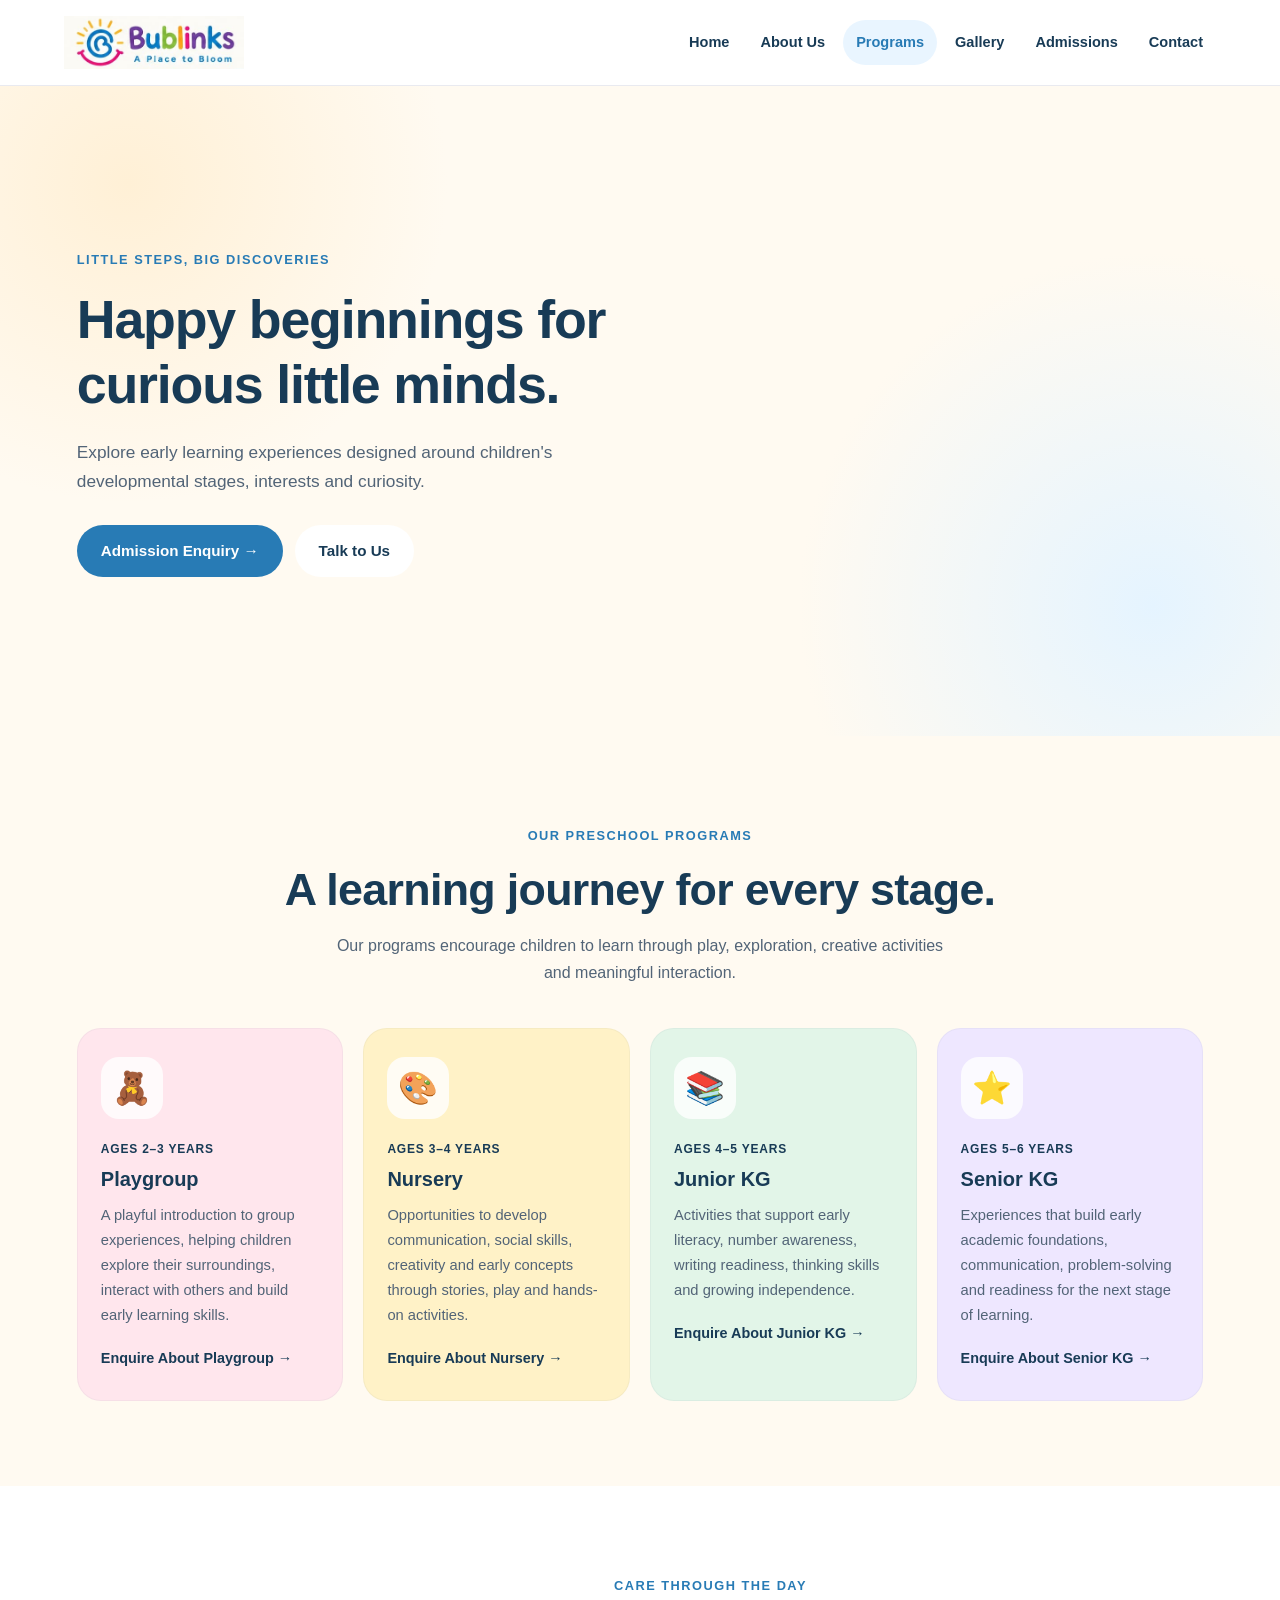
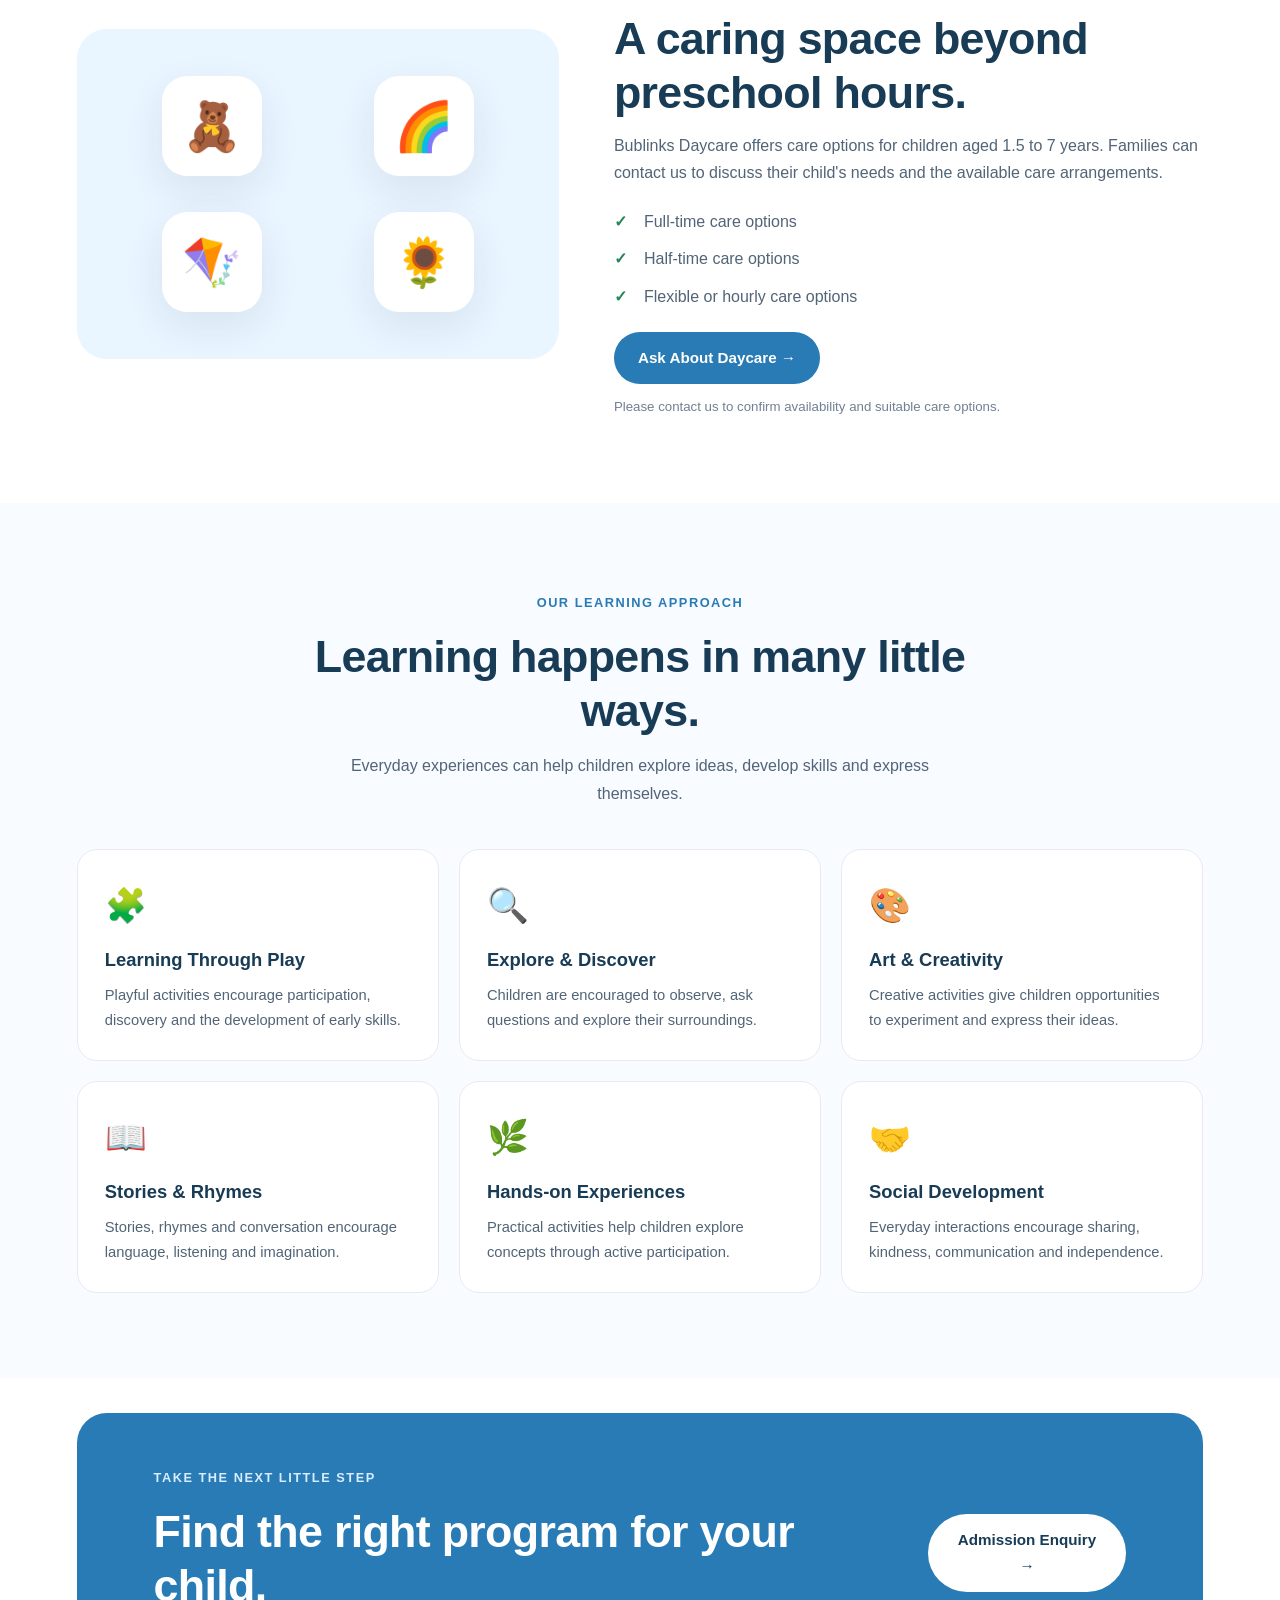
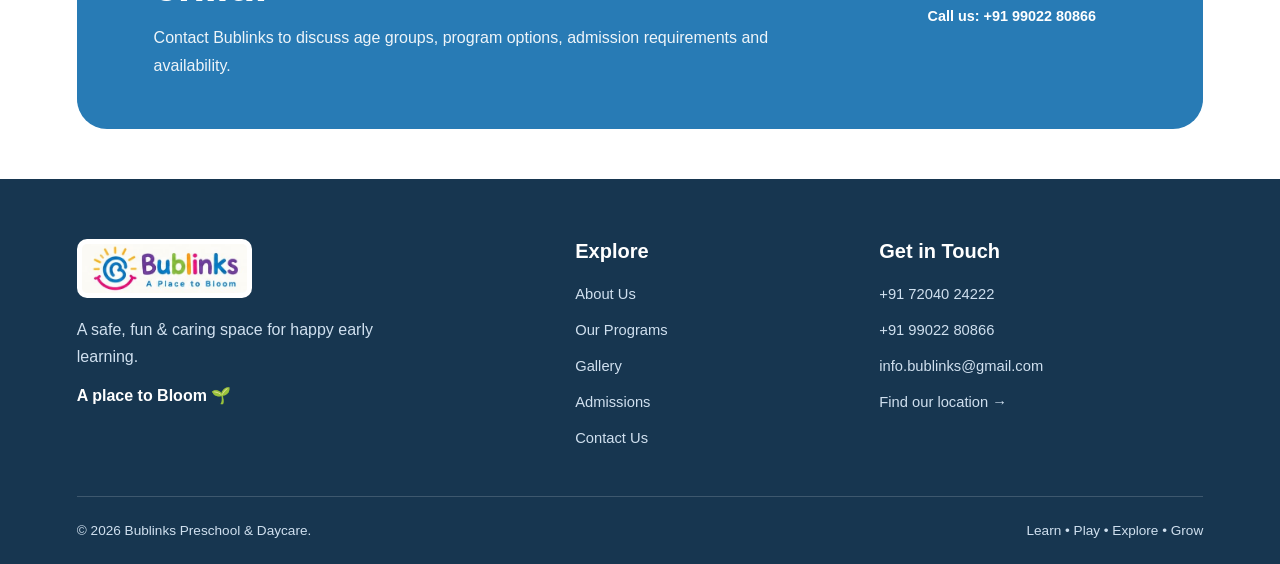
<file: OneDrive/Desktop/my website/bublinks preschool/program.html>
<!DOCTYPE html>
<html lang="en">

<head>
  <meta charset="UTF-8">
  <meta name="viewport" content="width=device-width, initial-scale=1.0">
  <meta name="theme-color" content="#fffaf1">
  <meta name="description" content="Explore Playgroup, Nursery, Junior KG, Senior KG and daycare at Bublinks Preschool & Daycare in Sathnur, Bengaluru.">

  <title>Our Programs | Bublinks Preschool & Daycare</title>

  <link rel="stylesheet" href="style.css">
</head>

<body>

  <!-- HEADER -->
  <header class="site-header">
    <div class="header-inner">

      <a class="brand" href="index.html" aria-label="Bublinks Home">
        <img src="assets/bublinks-logo.png" alt="Bublinks Preschool & Daycare">
      </a>

      <button
        class="menu-toggle"
        type="button"
        aria-label="Open navigation menu"
        aria-expanded="false">
        ☰
      </button>

      <nav class="nav" aria-label="Main navigation">
        <a href="index.html">Home</a>
        <a href="about.html">About Us</a>
        <a class="active" href="program.html" aria-current="page">Programs</a>
        <a href="gallary.html">Gallery</a>
        <a href="admission.html">Admissions</a>
        <a href="contact.html">Contact</a>
      </nav>

    </div>
  </header>

  <main>

    <!-- PROGRAMS HERO -->
    <section class="hero programs-hero">
      <div class="hero-content">

        <span class="eyebrow">LITTLE STEPS, BIG DISCOVERIES</span>

        <h1>Happy beginnings for curious little minds.</h1>

        <p>
          Explore early learning experiences designed around
          children's developmental stages, interests and curiosity.
        </p>

        <div class="hero-actions">
          <a class="btn btn-primary" href="admission.html">
            Admission Enquiry →
          </a>

          <a class="btn btn-light" href="contact.html">
            Talk to Us
          </a>
        </div>

      </div>
    </section>

    <!-- PRESCHOOL PROGRAMS -->
    <section class="programs-section section-pad" id="preschool-programs">

      <div class="section-heading">
        <span class="eyebrow">OUR PRESCHOOL PROGRAMS</span>

        <h2>A learning journey for every stage.</h2>

        <p>
          Our programs encourage children to learn through play,
          exploration, creative activities and meaningful interaction.
        </p>
      </div>

      <div class="program-grid">

        <article class="program-card pink">
          <div class="program-icon">🧸</div>

          <span class="program-age">AGES 2–3 YEARS</span>

          <h3>Playgroup</h3>

          <p>
            A playful introduction to group experiences, helping
            children explore their surroundings, interact with
            others and build early learning skills.
          </p>

          <a href="admission.html">Enquire About Playgroup →</a>
        </article>

        <article class="program-card yellow">
          <div class="program-icon">🎨</div>

          <span class="program-age">AGES 3–4 YEARS</span>

          <h3>Nursery</h3>

          <p>
            Opportunities to develop communication, social skills,
            creativity and early concepts through stories, play
            and hands-on activities.
          </p>

          <a href="admission.html">Enquire About Nursery →</a>
        </article>

        <article class="program-card green">
          <div class="program-icon">📚</div>

          <span class="program-age">AGES 4–5 YEARS</span>

          <h3>Junior KG</h3>

          <p>
            Activities that support early literacy, number
            awareness, writing readiness, thinking skills and
            growing independence.
          </p>

          <a href="admission.html">Enquire About Junior KG →</a>
        </article>

        <article class="program-card purple">
          <div class="program-icon">⭐</div>

          <span class="program-age">AGES 5–6 YEARS</span>

          <h3>Senior KG</h3>

          <p>
            Experiences that build early academic foundations,
            communication, problem-solving and readiness for
            the next stage of learning.
          </p>

          <a href="admission.html">Enquire About Senior KG →</a>
        </article>

      </div>

    </section>

    <!-- DAYCARE -->
    <section class="daycare-section section-pad">

      <div class="daycare-visual">
        <div class="daycare-illustration" aria-hidden="true">
          <span>🧸</span>
          <span>🌈</span>
          <span>🪁</span>
          <span>🌻</span>
        </div>
      </div>

      <div class="daycare-copy">

        <span class="eyebrow">CARE THROUGH THE DAY</span>

        <h2>A caring space beyond preschool hours.</h2>

        <p>
          Bublinks Daycare offers care options for children
          aged 1.5 to 7 years. Families can contact us to discuss
          their child's needs and the available care arrangements.
        </p>

        <ul class="check-list">
          <li>Full-time care options</li>
          <li>Half-time care options</li>
          <li>Flexible or hourly care options</li>
        </ul>

        <a class="btn btn-primary" href="contact.html">
          Ask About Daycare →
        </a>

        <p class="small-note">
          Please contact us to confirm availability and suitable
          care options.
        </p>

      </div>

    </section>

    <!-- LEARNING APPROACH -->
    <section class="learning-section section-pad">

      <div class="section-heading">
        <span class="eyebrow">OUR LEARNING APPROACH</span>

        <h2>Learning happens in many little ways.</h2>

        <p>
          Everyday experiences can help children explore ideas,
          develop skills and express themselves.
        </p>
      </div>

      <div class="learning-grid">

        <article class="learning-card">
          <span class="learning-icon">🧩</span>

          <h3>Learning Through Play</h3>

          <p>
            Playful activities encourage participation, discovery
            and the development of early skills.
          </p>
        </article>

        <article class="learning-card">
          <span class="learning-icon">🔍</span>

          <h3>Explore &amp; Discover</h3>

          <p>
            Children are encouraged to observe, ask questions
            and explore their surroundings.
          </p>
        </article>

        <article class="learning-card">
          <span class="learning-icon">🎨</span>

          <h3>Art &amp; Creativity</h3>

          <p>
            Creative activities give children opportunities
            to experiment and express their ideas.
          </p>
        </article>

        <article class="learning-card">
          <span class="learning-icon">📖</span>

          <h3>Stories &amp; Rhymes</h3>

          <p>
            Stories, rhymes and conversation encourage language,
            listening and imagination.
          </p>
        </article>

        <article class="learning-card">
          <span class="learning-icon">🌿</span>

          <h3>Hands-on Experiences</h3>

          <p>
            Practical activities help children explore concepts
            through active participation.
          </p>
        </article>

        <article class="learning-card">
          <span class="learning-icon">🤝</span>

          <h3>Social Development</h3>

          <p>
            Everyday interactions encourage sharing, kindness,
            communication and independence.
          </p>
        </article>

      </div>

    </section>

    <!-- ADMISSIONS CTA -->
    <section class="admission-cta section-pad">

      <div>
        <span class="eyebrow">TAKE THE NEXT LITTLE STEP</span>

        <h2>Find the right program for your child.</h2>

        <p>
          Contact Bublinks to discuss age groups, program options,
          admission requirements and availability.
        </p>
      </div>

      <div class="cta-actions">
        <a class="btn btn-light" href="admission.html">
          Admission Enquiry →
        </a>

        <a class="cta-phone" href="tel:+919902280866">
          Call us: +91 99022 80866
        </a>
      </div>

    </section>

  </main>

  <!-- FOOTER -->
  <footer class="site-footer">

    <div class="footer-main">

      <div class="footer-brand">
        <a href="index.html" aria-label="Bublinks Home">
          <img src="assets/bublinks-logo.png" alt="Bublinks Preschool & Daycare">
        </a>

        <p>A safe, fun &amp; caring space for happy early learning.</p>

        <strong>A place to Bloom 🌱</strong>
      </div>

      <div class="footer-links">
        <h3>Explore</h3>

        <a href="about.html">About Us</a>
        <a href="program.html">Our Programs</a>
        <a href="gallary.html">Gallery</a>
        <a href="admission.html">Admissions</a>
        <a href="contact.html">Contact Us</a>
      </div>

      <div class="footer-links">
        <h3>Get in Touch</h3>

        <a href="tel:+917204024222">+91 72040 24222</a>
        <a href="tel:+919902280866">+91 99022 80866</a>

        <a href="mailto:info.bublinks@gmail.com">
          info.bublinks@gmail.com
        </a>

        <a
          href="https://maps.app.goo.gl/c1aE46ws13sEQcDp6?g_st=ac"
          target="_blank"
          rel="noopener noreferrer">
          Find our location →
        </a>
      </div>

    </div>

    <div class="footer-bottom">
      <p>
        © <span id="current-year">2026</span>
        Bublinks Preschool &amp; Daycare.
      </p>

      <p>Learn • Play • Explore • Grow</p>
    </div>

  </footer>

  <script src="script.js"></script>

</body>
</html>
</file>
<file: OneDrive/Desktop/my website/bublinks preschool/style.css>
/* =========================================
   BUBLINKS PRESCHOOL & DAYCARE
   Complete responsive stylesheet
========================================= */

/* 1. COLOURS AND GLOBAL STYLES */

:root {
  --navy: #183b56;
  --blue: #287bb5;
  --blue-light: #e9f5ff;
  --pink: #ffe6ed;
  --yellow: #fff2c7;
  --green: #e2f5e8;
  --purple: #eee7ff;
  --cream: #fffaf1;
  --white: #ffffff;
  --text: #526477;
  --heading: #183b56;
  --border: #e9eaf0;
  --shadow: 0 14px 40px rgba(32, 67, 96, 0.09);
  --radius: 24px;
}

* {
  box-sizing: border-box;
  margin: 0;
  padding: 0;
}

html {
  scroll-behavior: smooth;
  scroll-padding-top: 100px;
}

body {
  font-family: "Segoe UI", Arial, sans-serif;
  color: var(--text);
  background: var(--white);
  line-height: 1.7;
  overflow-wrap: break-word;
}

img {
  display: block;
  max-width: 100%;
  height: auto;
}

a {
  color: inherit;
  text-decoration: none;
}

button,
input,
textarea,
select {
  font: inherit;
}

button,
a {
  -webkit-tap-highlight-color: transparent;
}

button:focus-visible,
a:focus-visible {
  outline: 3px solid #f4a62a;
  outline-offset: 4px;
}

h1,
h2,
h3,
h4 {
  color: var(--heading);
  line-height: 1.2;
}

h1 {
  font-size: clamp(2.4rem, 5vw, 4.3rem);
  letter-spacing: -1.5px;
}

h2 {
  font-size: clamp(1.9rem, 3.5vw, 2.8rem);
  letter-spacing: -0.7px;
}

h3 {
  font-size: 1.25rem;
}

p {
  margin-top: 12px;
}

ul {
  padding-left: 22px;
}

.section-pad {
  padding: 85px max(6%, calc((100% - 1200px) / 2));
}

.eyebrow {
  display: inline-block;
  margin-bottom: 16px;
  color: var(--blue);
  font-size: 0.8rem;
  font-weight: 800;
  letter-spacing: 1.5px;
}

/* 2. HEADER AND NAVIGATION
   Supports both common header class names. */

.site-header,
header {
  position: relative;
  z-index: 100;
}

.site-header {
  position: sticky;
  top: 0;
  background: rgba(255, 255, 255, 0.97);
  border-bottom: 1px solid var(--border);
  backdrop-filter: blur(12px);
}

.header-inner,
.nav-wrap {
  width: 100%;
  max-width: 1320px;
  min-height: 85px;
  margin: 0 auto;
  padding: 12px 5%;
  display: flex;
  align-items: center;
  justify-content: space-between;
  gap: 24px;
}

.brand {
  flex-shrink: 0;
  display: inline-flex;
  align-items: center;
}

.brand img,
.logo img {
  width: 180px;
  max-height: 70px;
  object-fit: contain;
}

.nav {
  display: flex;
  align-items: center;
  justify-content: center;
  gap: 5px;
}

.nav a {
  display: inline-flex;
  align-items: center;
  padding: 10px 13px;
  border-radius: 30px;
  color: var(--navy);
  font-size: 0.91rem;
  font-weight: 700;
  white-space: nowrap;
  transition: background 0.2s ease, color 0.2s ease;
}

.nav a:hover,
.nav a.active {
  background: var(--blue-light);
  color: var(--blue);
}

.menu-toggle {
  display: none;
  flex-shrink: 0;
  width: 44px;
  height: 44px;
  border: 0;
  border-radius: 12px;
  background: var(--blue-light);
  color: var(--navy);
  font-size: 1.4rem;
  cursor: pointer;
}

/* 3. BUTTONS */

.btn {
  display: inline-flex;
  align-items: center;
  justify-content: center;
  gap: 8px;
  min-height: 49px;
  padding: 12px 23px;
  border: 1px solid transparent;
  border-radius: 40px;
  font-size: 0.95rem;
  font-weight: 800;
  text-align: center;
  cursor: pointer;
  transition: transform 0.2s ease, box-shadow 0.2s ease;
}

.btn:hover {
  transform: translateY(-3px);
  box-shadow: var(--shadow);
}

.btn-primary {
  background: var(--blue);
  color: var(--white);
}

.btn-secondary {
  background: var(--white);
  color: var(--navy);
  border-color: var(--border);
}

.btn-light {
  background: var(--white);
  color: var(--navy);
}

.text-link {
  display: inline-flex;
  align-items: center;
  gap: 8px;
  margin-top: 20px;
  color: var(--blue);
  font-weight: 800;
}

/* 4. HOMEPAGE HERO */

.hero {
  width: 100%;
  max-width: 1440px;
  margin: 0 auto;
  padding: 65px 6% 75px;
  display: grid;
  grid-template-columns: minmax(0, 1fr) minmax(0, 1.02fr);
  align-items: center;
  gap: 45px;
  background:
    radial-gradient(circle at 10% 15%, #fff0d6 0, transparent 25%),
    radial-gradient(circle at 90% 80%, #e5f4ff 0, transparent 28%),
    var(--cream);
}

.hero-content {
  min-width: 0;
  max-width: 600px;
}

.hero h1 span {
  display: block;
  color: var(--blue);
}

.hero-content > p {
  max-width: 540px;
  margin-top: 22px;
  font-size: 1.08rem;
}

.hero-actions {
  display: flex;
  flex-wrap: wrap;
  gap: 12px;
  margin-top: 28px;
}

.hero-note {
  display: flex;
  align-items: center;
  gap: 10px;
  margin-top: 24px;
  color: var(--navy);
  font-weight: 700;
}

.hero-note span {
  font-size: 1.4rem;
}

.hero-visual {
  position: relative;
  min-width: 0;
  width: 100%;
}

.hero-visual > img {
  width: 100%;
  height: auto;
  border-radius: 28px;
  object-fit: contain;
}

.floating-note {
  position: absolute;
  left: -15px;
  bottom: 20px;
  display: flex;
  align-items: center;
  gap: 12px;
  max-width: calc(100% - 10px);
  padding: 14px 18px;
  border-radius: 18px;
  background: var(--white);
  box-shadow: var(--shadow);
}

.floating-note > span {
  font-size: 2rem;
}

.floating-note strong,
.floating-note small {
  display: block;
}

.floating-note strong {
  color: var(--navy);
}

.floating-note small {
  font-size: 0.8rem;
}

/* 5. SECTION HEADINGS */

.section-heading {
  max-width: 720px;
  margin: 0 auto 42px;
  text-align: center;
}

.section-heading p {
  max-width: 620px;
  margin: 15px auto 0;
}

/* 6. WELCOME SECTION */

.welcome-section {
  display: grid;
  grid-template-columns: minmax(0, 1.15fr) minmax(0, 0.85fr);
  align-items: center;
  gap: 55px;
}

.welcome-copy > p {
  max-width: 650px;
}

.welcome-highlight {
  padding: 38px;
  border-radius: var(--radius);
  background: var(--yellow);
}

.highlight-icon {
  margin-bottom: 12px;
  font-size: 3rem;
}

.welcome-highlight h3 {
  font-size: 1.6rem;
}

.highlight-values {
  display: flex;
  flex-wrap: wrap;
  gap: 8px;
  margin-top: 22px;
}

.highlight-values span {
  padding: 7px 12px;
  border-radius: 25px;
  background: rgba(255, 255, 255, 0.75);
  font-size: 0.82rem;
  font-weight: 700;
}

/* 7. PROGRAM CARDS */

.programs-section {
  background: var(--cream);
}

.program-grid {
  display: grid;
  grid-template-columns: repeat(4, minmax(0, 1fr));
  gap: 20px;
}

.program-card {
  min-width: 0;
  padding: 28px 23px;
  border: 1px solid rgba(24, 59, 86, 0.04);
  border-radius: var(--radius);
  transition: transform 0.2s ease, box-shadow 0.2s ease;
}

.program-card:hover {
  transform: translateY(-5px);
  box-shadow: var(--shadow);
}

.program-card.pink {
  background: var(--pink);
}

.program-card.yellow {
  background: var(--yellow);
}

.program-card.green {
  background: var(--green);
}

.program-card.purple {
  background: var(--purple);
}

.program-icon {
  display: grid;
  place-items: center;
  width: 62px;
  height: 62px;
  margin-bottom: 20px;
  border-radius: 18px;
  background: rgba(255, 255, 255, 0.8);
  font-size: 2rem;
}

.program-age {
  display: block;
  margin-bottom: 8px;
  color: var(--navy);
  font-size: 0.75rem;
  font-weight: 800;
  letter-spacing: 0.8px;
}

.program-card h3 {
  font-size: 1.25rem;
}

.program-card p {
  font-size: 0.92rem;
}

.program-card > a {
  display: inline-block;
  margin-top: 18px;
  color: var(--navy);
  font-size: 0.9rem;
  font-weight: 800;
}

/* 8. DAYCARE SECTION */

.daycare-section {
  display: grid;
  grid-template-columns: minmax(0, 0.9fr) minmax(0, 1.1fr);
  align-items: center;
  gap: 55px;
}

.daycare-visual {
  min-height: 330px;
  display: grid;
  place-items: center;
  overflow: hidden;
  border-radius: 30px;
  background: var(--blue-light);
}

.daycare-illustration {
  width: 100%;
  min-height: 330px;
  padding: 35px;
  display: grid;
  grid-template-columns: 1fr 1fr;
  place-items: center;
  gap: 12px;
}

.daycare-illustration span {
  width: 100px;
  height: 100px;
  display: grid;
  place-items: center;
  border-radius: 25px;
  background: var(--white);
  box-shadow: var(--shadow);
  font-size: 3rem;
}

.check-list {
  margin: 22px 0;
  padding: 0;
  list-style: none;
}

.check-list li {
  position: relative;
  margin: 10px 0;
  padding-left: 30px;
}

.check-list li::before {
  content: "✓";
  position: absolute;
  left: 0;
  color: #25865b;
  font-weight: 900;
}

.small-note {
  color: #718092;
  font-size: 0.83rem;
}

/* 9. LEARNING SECTION */

.learning-section {
  background: #f8fbff;
}

.learning-grid {
  display: grid;
  grid-template-columns: repeat(3, minmax(0, 1fr));
  gap: 20px;
}

.learning-card {
  min-width: 0;
  padding: 27px;
  border: 1px solid var(--border);
  border-radius: 20px;
  background: var(--white);
  transition: transform 0.2s ease, box-shadow 0.2s ease;
}

.learning-card:hover {
  transform: translateY(-5px);
  box-shadow: var(--shadow);
}

.learning-icon {
  display: block;
  margin-bottom: 15px;
  font-size: 2.1rem;
}

.learning-card h3 {
  font-size: 1.15rem;
}

.learning-card p {
  font-size: 0.92rem;
}

/* 10. ACTIVITIES */

.activity-grid {
  display: grid;
  grid-template-columns: repeat(4, minmax(0, 1fr));
  gap: 20px;
}

.activity-card {
  min-width: 0;
  padding: 28px 23px;
  border-radius: 22px;
  transition: transform 0.2s ease, box-shadow 0.2s ease;
}

.activity-card:hover {
  transform: translateY(-5px);
  box-shadow: var(--shadow);
}

.activity-card > span {
  display: block;
  margin-bottom: 16px;
  font-size: 2.5rem;
}

.activity-card p {
  font-size: 0.9rem;
}

.activity-pink {
  background: var(--pink);
}

.activity-yellow {
  background: var(--yellow);
}

.activity-green {
  background: var(--green);
}

.activity-purple {
  background: var(--purple);
}

.center-action {
  margin-top: 25px;
  text-align: center;
}

/* 11. MISSION AND VISION */

.purpose-section {
  display: grid;
  grid-template-columns: repeat(2, minmax(0, 1fr));
  gap: 24px;
  padding-top: 30px;
}

.purpose-card {
  padding: 38px;
  border-radius: var(--radius);
}

.mission-card {
  background: var(--pink);
}

.vision-card {
  background: var(--green);
}

.purpose-icon {
  display: block;
  margin-bottom: 15px;
  font-size: 2.5rem;
}

.purpose-card h2 {
  font-size: clamp(1.6rem, 3vw, 2.25rem);
}

/* 12. ADMISSIONS CALL TO ACTION */

.admission-cta {
  margin: 35px 6% 0;
  padding: 50px 6%;
  display: flex;
  align-items: center;
  justify-content: space-between;
  gap: 35px;
  border-radius: 30px;
  background: var(--blue);
  color: var(--white);
}

.admission-cta h2 {
  color: var(--white);
}

.admission-cta .eyebrow {
  color: #d8edff;
}

.admission-cta p {
  max-width: 650px;
  color: rgba(255, 255, 255, 0.92);
}

.cta-actions {
  min-width: 190px;
  display: flex;
  flex-direction: column;
  align-items: flex-start;
  gap: 12px;
}

.cta-phone {
  color: var(--white);
  font-size: 0.9rem;
  font-weight: 700;
}

/* 13. CONTACT CARDS */

.contact-section {
  padding-top: 90px;
}

.contact-grid {
  display: grid;
  grid-template-columns: repeat(3, minmax(0, 1fr));
  gap: 20px;
}

.contact-card {
  min-width: 0;
  padding: 27px;
  border: 1px solid var(--border);
  border-radius: 22px;
  background: var(--white);
  box-shadow: 0 8px 28px rgba(32, 67, 96, 0.04);
}

.contact-card > span {
  display: block;
  margin-bottom: 15px;
  font-size: 2rem;
}

.contact-card h3 {
  margin-bottom: 8px;
}

.contact-card p {
  font-size: 0.92rem;
}

.contact-card a {
  display: block;
  margin-top: 10px;
  color: var(--blue);
  font-weight: 700;
  overflow-wrap: anywhere;
}

.hours-panel {
  margin-top: 25px;
  padding: 30px;
  display: grid;
  grid-template-columns: repeat(2, minmax(0, 1fr));
  gap: 30px;
  border-radius: 22px;
  background: var(--cream);
}

.hours-panel h3 {
  margin-top: 8px;
}

.hours-panel strong {
  display: inline-block;
  margin-top: 7px;
  color: var(--navy);
}

/* 14. FOOTER */

.site-footer {
  margin-top: 50px;
  padding: 60px 6% 0;
  background: #173650;
  color: #eaf3fb;
}

.footer-main {
  width: 100%;
  max-width: 1200px;
  margin: 0 auto;
  display: grid;
  grid-template-columns: 1.4fr 0.8fr 1fr;
  gap: 45px;
  padding-bottom: 45px;
}

.footer-brand img {
  width: 175px;
  max-height: 75px;
  object-fit: contain;
  border-radius: 10px;
  background: var(--white);
  padding: 5px;
}

.footer-brand p {
  max-width: 330px;
  margin: 18px 0 12px;
  color: #d0e0ef;
}

.footer-brand strong {
  color: var(--white);
}

.footer-links {
  display: flex;
  flex-direction: column;
  align-items: flex-start;
  gap: 11px;
}

.footer-links h3 {
  margin-bottom: 8px;
  color: var(--white);
}

.footer-links a {
  color: #d0e0ef;
  font-size: 0.92rem;
  overflow-wrap: anywhere;
}

.footer-links a:hover {
  color: var(--white);
  text-decoration: underline;
}

.footer-bottom {
  width: 100%;
  max-width: 1200px;
  margin: 0 auto;
  padding: 22px 0;
  display: flex;
  justify-content: space-between;
  gap: 20px;
  border-top: 1px solid rgba(255, 255, 255, 0.17);
  color: #d0e0ef;
  font-size: 0.85rem;
}

.footer-bottom p {
  margin: 0;
}

/* 15. TABLETS AND SMALL LAPTOPS */

@media (max-width: 1050px) {
  .header-inner,
  .nav-wrap {
    padding-left: 4%;
    padding-right: 4%;
  }

  .brand img,
  .logo img {
    width: 145px;
  }

  .nav {
    gap: 2px;
  }

  .nav a {
    padding: 9px;
    font-size: 0.82rem;
  }

  .hero {
    gap: 28px;
  }

  .program-grid,
  .activity-grid {
    grid-template-columns: repeat(2, minmax(0, 1fr));
  }

  .daycare-section {
    gap: 30px;
  }

  .footer-main {
    gap: 30px;
  }
}

/* 16. MOBILE NAVIGATION AND LAYOUT */

@media (max-width: 760px) {
  html {
    scroll-padding-top: 80px;
  }

  .header-inner,
  .nav-wrap {
    min-height: 75px;
    padding: 10px 5%;
    flex-wrap: wrap;
    gap: 10px;
  }

  .brand img,
  .logo img {
    width: 150px;
    max-height: 55px;
  }

  .menu-toggle {
    display: block;
    margin-left: auto;
  }

  .nav {
    display: none;
    width: 100%;
    padding: 10px 0 14px;
    flex-direction: column;
    align-items: stretch;
    gap: 4px;
  }

  .nav.open {
    display: flex;
  }

  .nav a {
    display: flex;
    width: 100%;
    padding: 12px 15px;
    font-size: 0.95rem;
  }

  .hero {
    grid-template-columns: minmax(0, 1fr);
    padding: 48px 6% 60px;
    gap: 38px;
  }

  .hero h1 {
    letter-spacing: -1px;
  }

  .hero-visual {
    width: 100%;
    max-width: 600px;
    margin: 0 auto;
  }

  .floating-note {
    left: 8px;
    bottom: 10px;
    padding: 11px 14px;
  }

  .section-pad {
    padding: 62px 6%;
  }

  .welcome-section,
  .daycare-section {
    grid-template-columns: minmax(0, 1fr);
    gap: 30px;
  }

  .welcome-highlight {
    padding: 30px;
  }

  .program-grid,
  .activity-grid {
    grid-template-columns: repeat(2, minmax(0, 1fr));
    gap: 14px;
  }

  .program-card,
  .activity-card {
    padding: 23px 18px;
  }

  .learning-grid {
    grid-template-columns: repeat(2, minmax(0, 1fr));
    gap: 14px;
  }

  .learning-card {
    padding: 22px 18px;
  }

  .daycare-visual,
  .daycare-illustration {
    min-height: 270px;
  }

  .purpose-section {
    grid-template-columns: minmax(0, 1fr);
    padding-top: 10px;
  }

  .purpose-card {
    padding: 30px;
  }

  .admission-cta {
    margin: 20px 4% 0;
    padding: 35px 7%;
    flex-direction: column;
    align-items: flex-start;
  }

  .cta-actions {
    width: 100%;
  }

  .contact-grid {
    grid-template-columns: minmax(0, 1fr);
  }

  .hours-panel {
    grid-template-columns: minmax(0, 1fr);
    gap: 24px;
    padding: 25px;
  }

  .footer-main {
    grid-template-columns: repeat(2, minmax(0, 1fr));
    gap: 30px 24px;
  }

  .footer-brand {
    grid-column: 1 / -1;
  }

  .footer-bottom {
    flex-direction: column;
    gap: 8px;
  }
}

/* 17. SMALL PHONES */

@media (max-width: 430px) {
  h1 {
    font-size: 2.35rem;
  }

  h2 {
    font-size: 1.9rem;
  }

  .hero-actions {
    flex-direction: column;
    align-items: stretch;
  }

  .hero-actions .btn {
    width: 100%;
  }

  .program-grid,
  .activity-grid,
  .learning-grid {
    grid-template-columns: minmax(0, 1fr);
  }

  .program-card,
  .activity-card,
  .learning-card {
    padding: 25px;
  }

  .daycare-illustration {
    padding: 25px;
  }

  .daycare-illustration span {
    width: 85px;
    height: 85px;
    font-size: 2.7rem;
  }

  .purpose-card {
    padding: 25px;
  }

  .footer-main {
    grid-template-columns: minmax(0, 1fr);
  }

  .footer-brand {
    grid-column: auto;
  }
}

/* 18. ACCESSIBILITY */

@media (prefers-reduced-motion: reduce) {
  *,
  *::before,
  *::after {
    scroll-behavior: auto !important;
    transition-duration: 0.01ms !important;
    animation-duration: 0.01ms !important;
  }
}
/* Bublinks homepage hero refinement */

@media (min-width: 761px) {
  .hero {
    grid-template-columns: 1fr 1fr;
    gap: 35px;
    padding-top: 55px;
    padding-bottom: 55px;
    min-height: 650px;
  }

  .hero h1 {
    font-size: clamp(2.8rem, 4.2vw, 3.8rem);
    letter-spacing: -1.2px;
  }

  .hero-visual > img {
    width: 100%;
    border-radius: 28px;
  }
}

@media (max-width: 760px) {
  .hero {
    padding-top: 40px;
    padding-bottom: 45px;
  }

  .hero h1 {
    font-size: clamp(2.3rem, 8vw, 3rem);
  }
}
/* FULL-WIDTH HOMEPAGE BANNER */

.homepage-banner {
  width: 100%;
  margin: 0;
  padding: 0;
  background: #fffaf1;
  line-height: 0;
}

.homepage-banner img {
  display: block;
  width: 100%;
  height: auto;
  max-width: none;
  border-radius: 0;
  object-fit: contain;
}

@media (max-width: 760px) {
  .homepage-banner img {
    width: 100%;
    height: auto;
  }
}
/* FULL-WIDTH HOMEPAGE BANNER */

.homepage-banner {
  width: 100%;
  margin: 0;
  padding: 0;
  background: #fffaf1;
  line-height: 0;
}

.homepage-banner img {
  display: block;
  width: 100%;
  max-width: none;
  height: auto;
  margin: 0;
  border-radius: 0;
  object-fit: contain;
}

@media (max-width: 760px) {
  .homepage-banner img {
    width: 100%;
    height: auto;
  }
}
/* HOMEPAGE BANNER AND REAL ENQUIRY BUTTON */

.homepage-banner {
  position: relative;
  width: 100%;
  margin: 0;
  padding: 0;
  line-height: 0;
  overflow: hidden;
}

.homepage-banner > img {
  display: block;
  width: 100%;
  height: auto;
  max-width: none;
  margin: 0;
  border-radius: 0;
}

.banner-enquire-button {
  position: absolute;
  left: 36%;
  top: 68%;
  transform: translate(-50%, -50%);
  z-index: 5;
  display: inline-flex;
  justify-content: center;
  align-items: center;
  padding: 12px 28px;
  border: 0;
  border-radius: 40px;
  background: #ec2875;
  color: #fff;
  font-size: clamp(12px, 1.3vw, 18px);
  font-weight: 800;
  line-height: 1.4;
  text-decoration: none;
  cursor: pointer;
}

.banner-enquire-button:hover,
.banner-enquire-button:focus-visible {
  background: #c91b60;
  color: #fff;
}

@media (max-width: 600px) {
  .banner-enquire-button {
    left: 36%;
    top: 68%;
    padding: 5px 10px;
    font-size: 10px;
  }
}
/* Make the existing printed banner button clickable */
.banner-enquire-button {
  position: absolute;
  left: 36%;
  top: 68%;
  transform: translate(-50%, -50%);
  z-index: 5;

  width: 17%;
  height: 10%;
  padding: 0;

  background: transparent;
  color: transparent;
  border: none;
  border-radius: 40px;

  font-size: 0;
  line-height: 1;
  text-decoration: none;
  cursor: pointer;
}

.banner-enquire-button:hover {
  background: transparent;
}

@media (max-width: 600px) {
  .banner-enquire-button {
    left: 36%;
    top: 68%;
    width: 24%;
    height: 12%;
  }
}
/* FIX: CLICKABLE AREA OVER THE BANNER'S PRINTED BUTTON */

.homepage-banner {
  position: relative !important;
  display: block;
  width: 100%;
  line-height: 0;
}

.homepage-banner > img {
  display: block;
  width: 100%;
  height: auto;
}

.homepage-banner .banner-enquire-button {
  position: absolute !important;
  left: 28% !important;
  top: 67% !important;
  width: 17% !important;
  height: 11% !important;
  transform: translate(-50%, -50%);
  display: block;
  z-index: 9999;
  padding: 0;
  margin: 0;
  border: 0;
  background: transparent !important;
  color: transparent !important;
  font-size: 0;
  cursor: pointer;
  pointer-events: auto;
}

@media (max-width: 600px) {
  .homepage-banner .banner-enquire-button {
    left: 36% !important;
    top: 68% !important;
    width: 24% !important;
    height: 12% !important;
  }
}
/* Make the original banner Enquire Now button clickable */
.homepage-banner {
  position: relative;
  width: 100%;
  line-height: 0;
}

.homepage-banner > img {
  display: block;
  width: 100%;
  height: auto;
}

.homepage-banner .banner-enquire-button {
  position: absolute;
  left: 36%;
  top: 83%;
  transform: translate(-50%, -50%);
  width: 17%;
  height: 10%;
  display: block;
  z-index: 9999;
  background: transparent;
  border: none;
  padding: 0;
  cursor: pointer;
  text-decoration: none;
}

.homepage-banner .banner-enquire-button:hover {
  background: transparent;
}

@media (max-width: 600px) {
  .homepage-banner .banner-enquire-button {
    left: 36%;
    top: 83%;
    width: 30%;
    height: 13%;
  }
}

/* MOBILE NAVIGATION MENU FIX */
@media (max-width: 768px) {
  .header-inner {
    position: relative;
  }

  .menu-toggle {
    display: flex;
    align-items: center;
    justify-content: center;
    cursor: pointer;
    z-index: 1002;
  }

  .nav {
    display: none;
    position: absolute;
    top: 100%;
    left: 0;
    right: 0;
    z-index: 1001;
    flex-direction: column;
    align-items: stretch;
    gap: 0;
    padding: 10px 16px;
    background: #ffffff;
    box-shadow: 0 10px 20px rgba(0, 0, 0, 0.10);
    border-radius: 0 0 14px 14px;
  }

  .nav.active {
    display: flex;
  }

  .nav a {
    display: block;
    padding: 14px 12px;
  }
}
</file>
